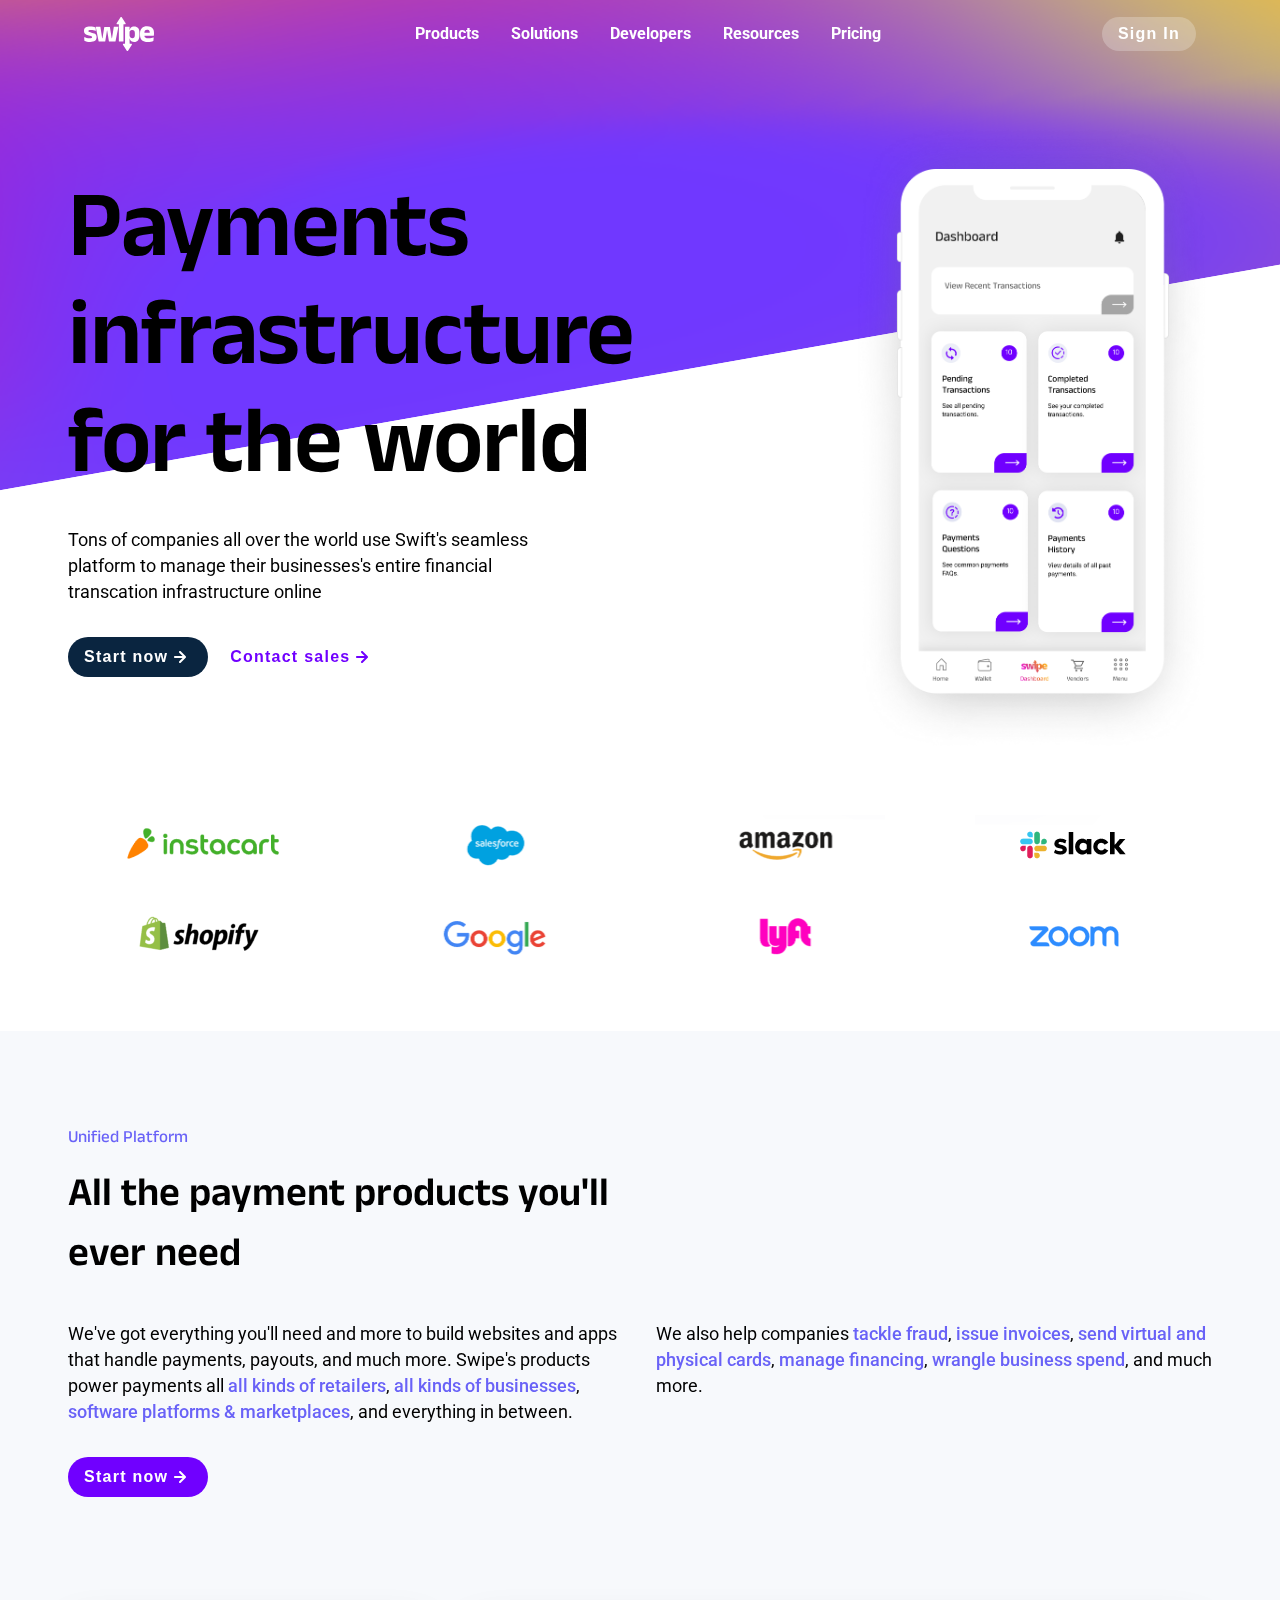
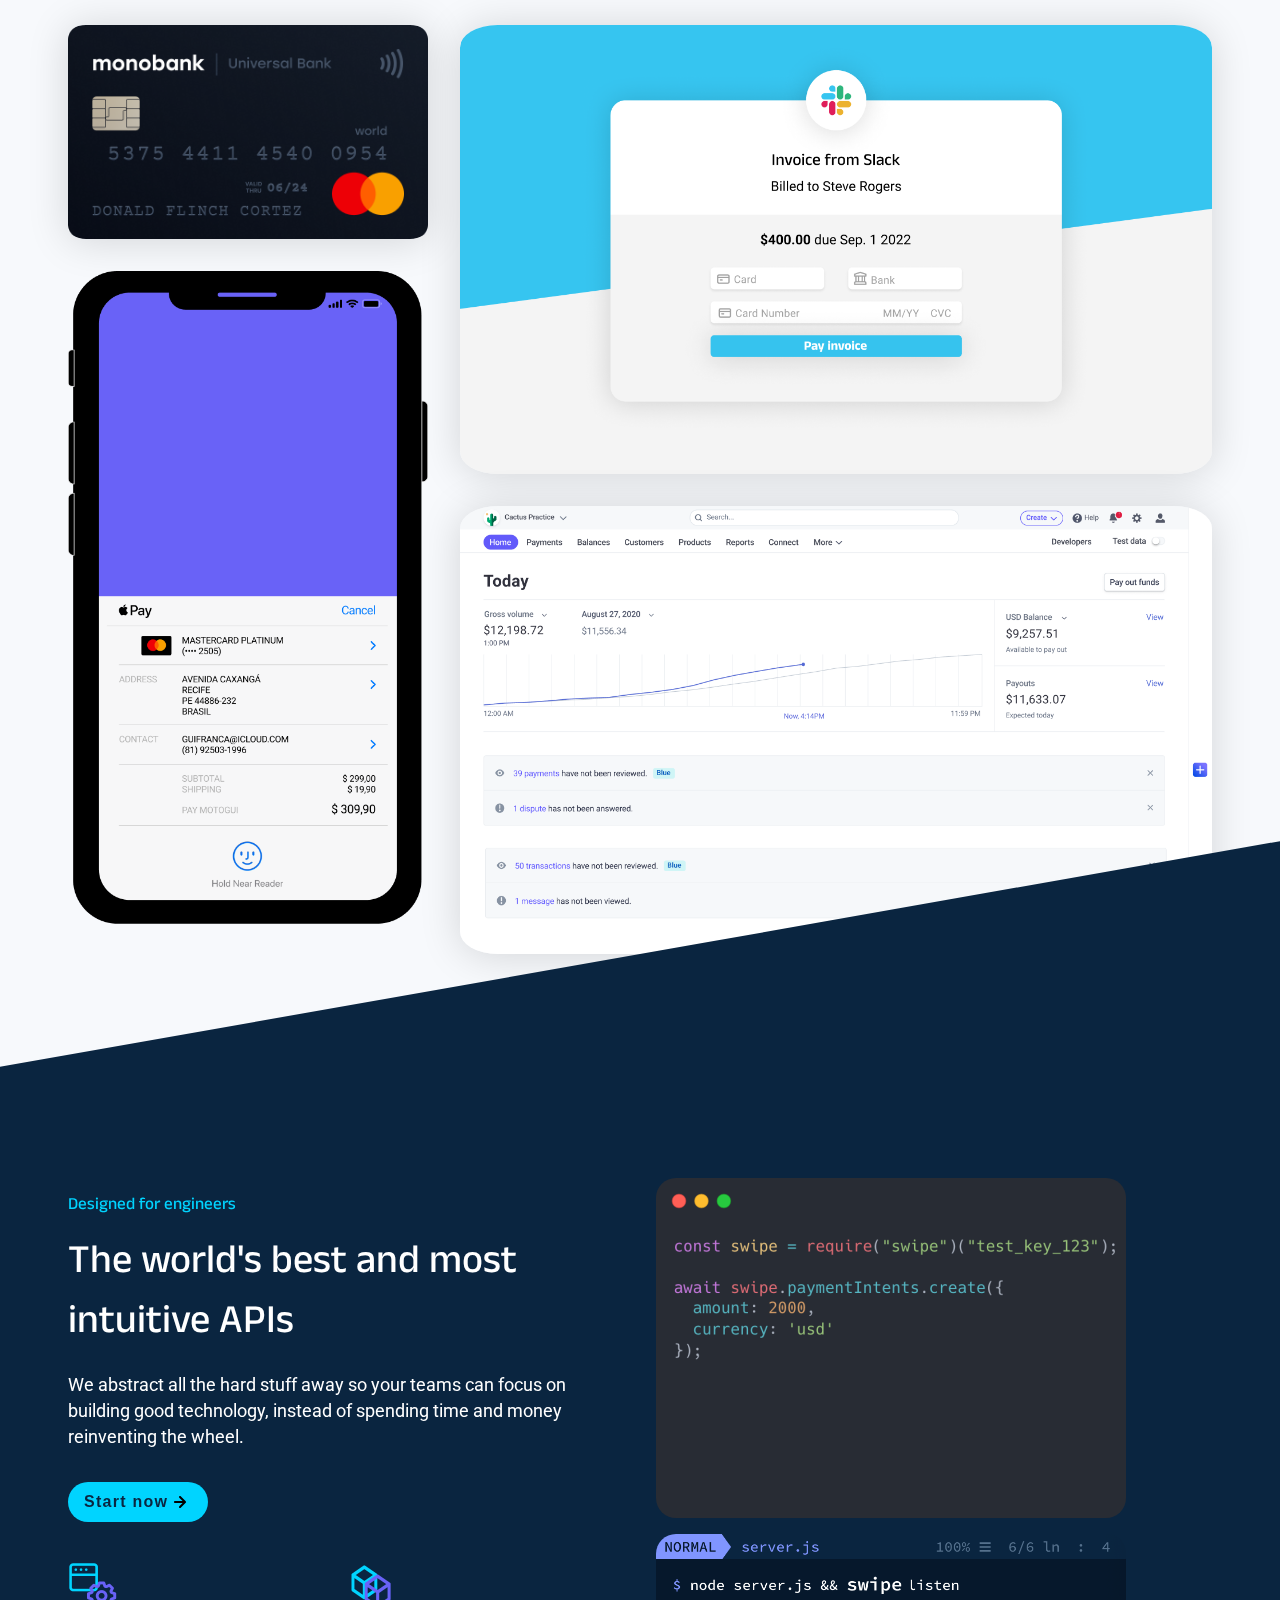
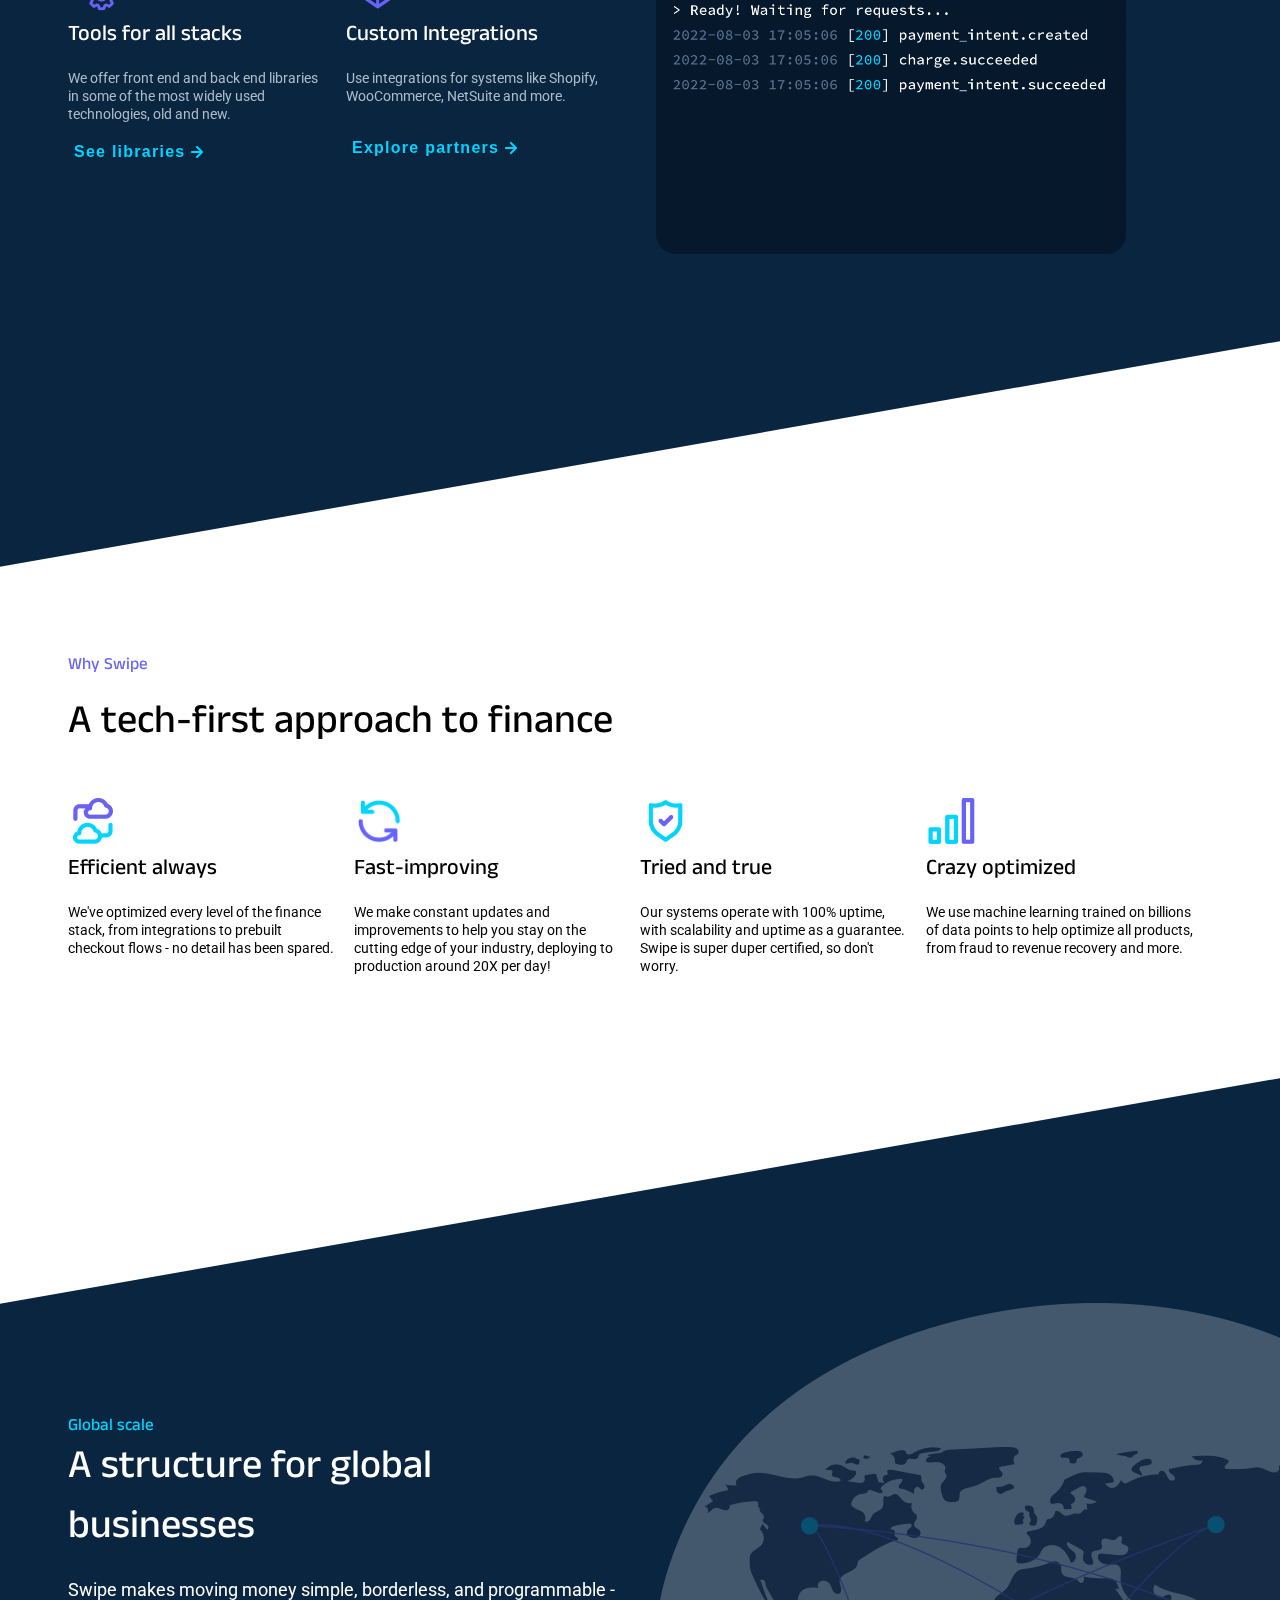
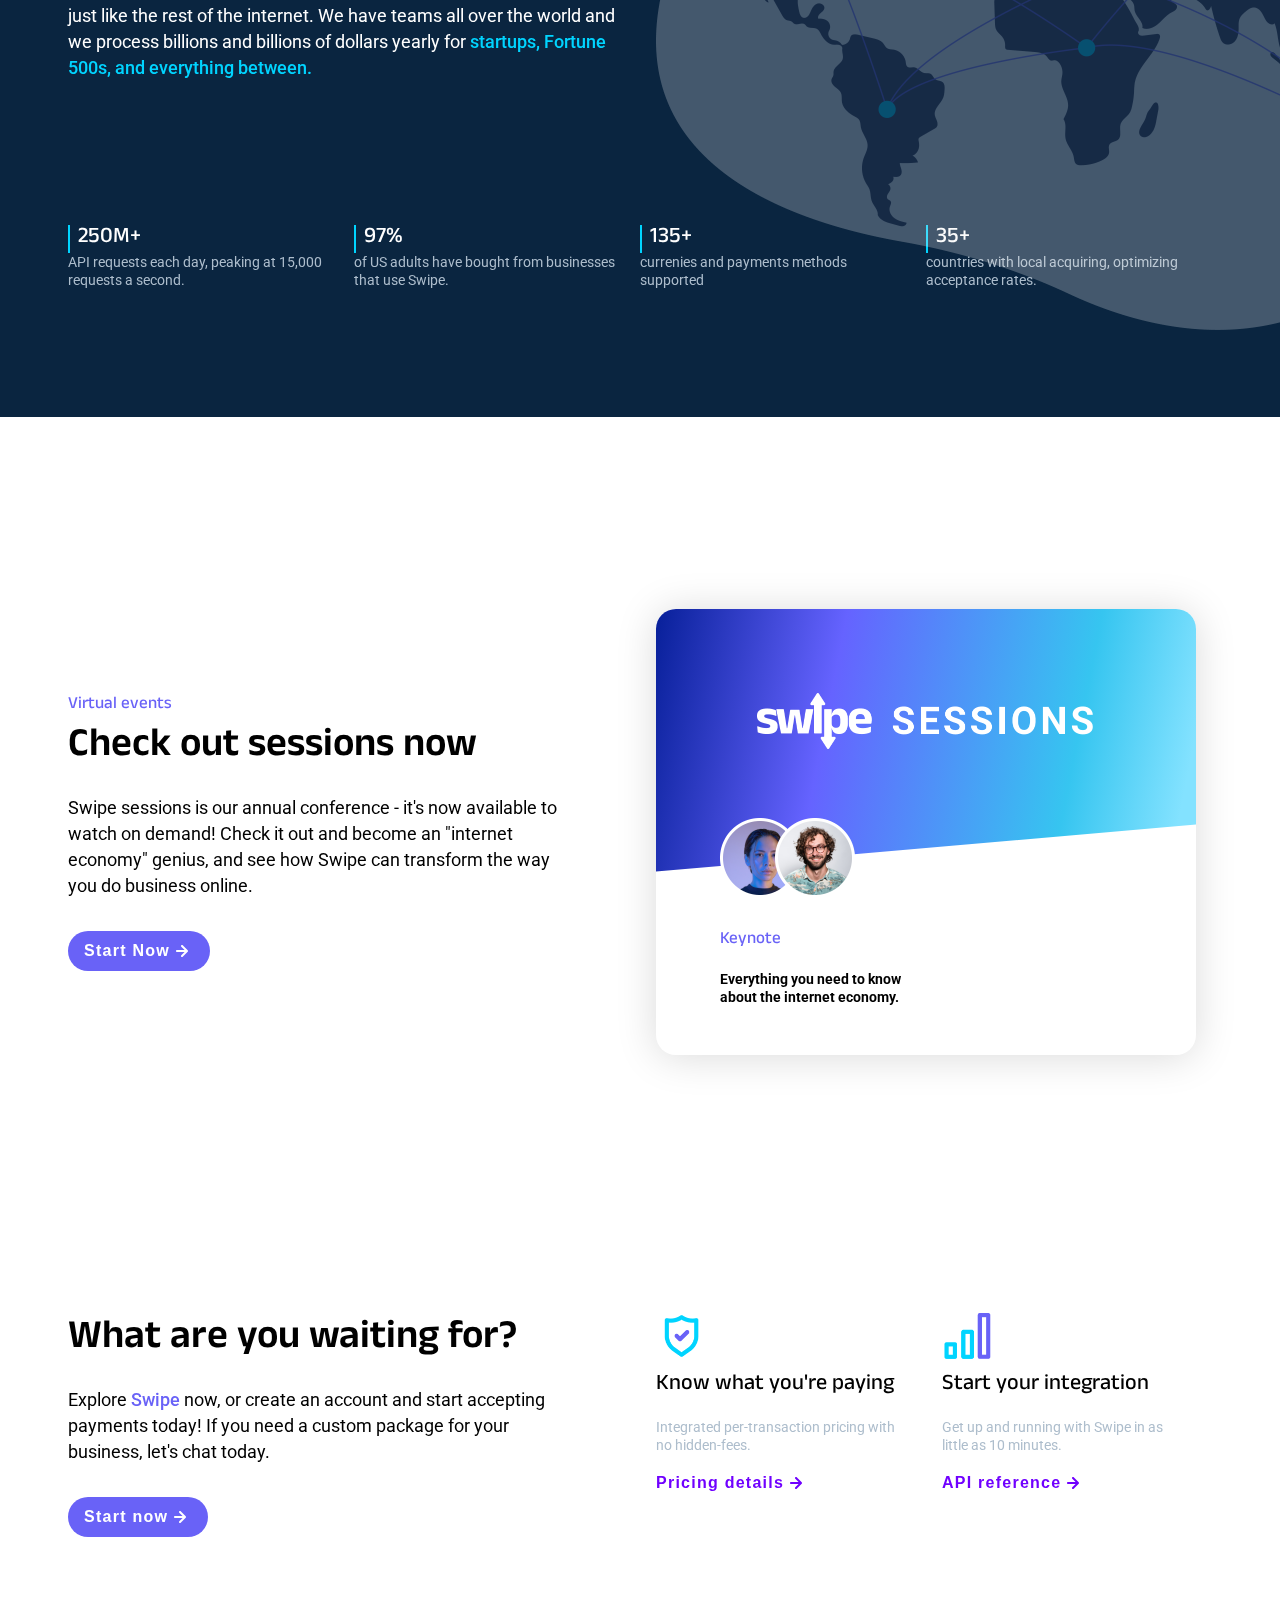
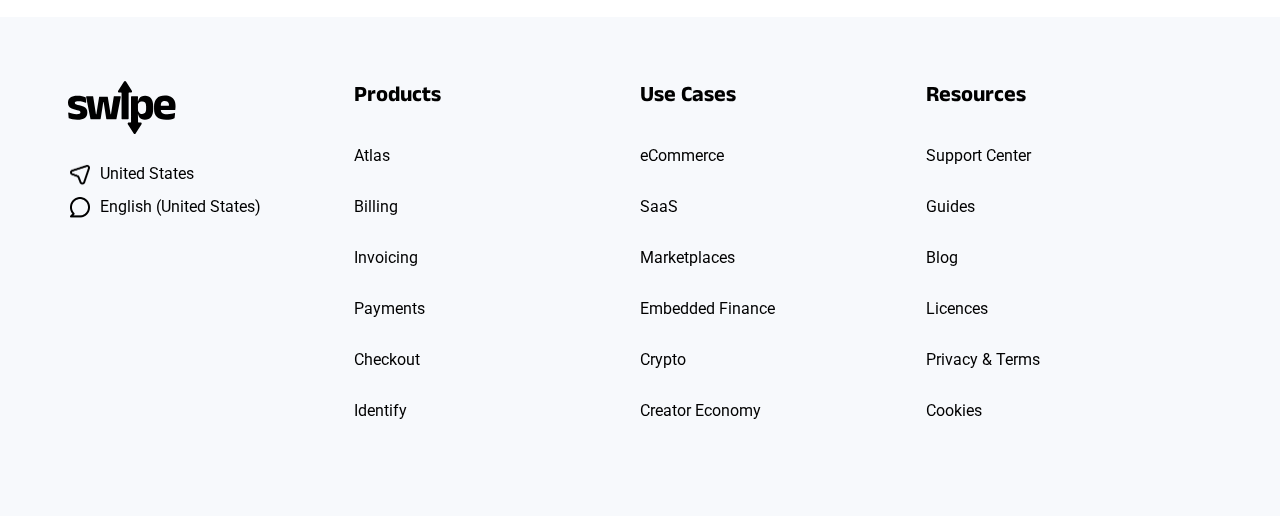
<file: index.html>
<!DOCTYPE html>
<html lang="en">
<head>
    <meta charset="UTF-8">
    <meta name="viewport" content="width=device-width, initial-scale=1.0">
    <title>Swipe</title>
    <link rel="stylesheet" href="style.css">
    <link rel="preconnect" href="https://fonts.googleapis.com">
    <link rel="preconnect" href="https://fonts.googleapis.com">
    <link rel="preconnect" href="https://fonts.gstatic.com" crossorigin>
<link href= "https://fonts.googleapis.com/css2?family=Anek+Telugu:wght@100..800&family=Roboto:ital,wght@0,100;0,300;0,400;0,500;0,700;0,900;1,100;1,300;1,400;1,500;1,700;1,900&display=swap" rel="stylesheet">
</head>
<body>


    <!-- NAVBAR -->
    <nav class="navbar">
        <img src="assets\logo-white.svg" alt="Swipe, inc.">
        <ul class="menu">
            <li><a href="#">Products</a></li>
            <li><a href="#">Solutions</a></li>
            <li><a href="#">Developers</a></li>
            <li><a href="#">Resources</a></li>
            <li><a href="#">Pricing</a></li>
        </ul>
        <div class="hamburger-button">
            <div class="bar"></div>
            <div class="bar"></div>
            <div class="bar"></div>
        </div>
        <button class="primary-button navbar-button">Sign In</button>
    </nav>

 <main>

    <!-- GRADIENT BACKGROUND -->

    <canvas id="gradient-canvas"></canvas>

    <!-- HERO SECTION -->

    <div class="hero">
        <div class="section-container two-column">
            <div class="col-left">
                <h1>Payments infrastructure for the world</h1>
                <p>Tons of companies all over the world use Swift's seamless platform to manage their businesses's entire financial transcation infrastructure online</p>
                <div class="button-container">
                    <button class="primary-button with-icon">
                        Start now <img src="assets\arrow-right-light.svg" alt="">
                    </button>
                    <button class="secondary-button with-icon">
                        Contact sales <img src="assets\arrow-right-purple.svg" alt="">
                    </button>
                </div>
            </div>
            <div class="col-right hero-phone-container">
                <img class="hero-phone" src="assets\hero-phone.png" alt="">
            </div>
        </div>
    </div>


    <!-- PARTNERS SECTION -->

    <div class="partners-section">
        <div class="section-container">
            <div class="partners-grid">
                <img src="assets\instacart.png" alt="Instacart">
                <img src="assets\salesforce.png" alt="Salesforce">
                <img src="assets\amazon.png" alt="Amazon">
                <img src="assets\slack.png" alt="Slack">
                <img src="assets\shopify.png" alt="Shopify">
                <img src="assets\google.png" alt="Google">
                <img src="assets\lyft.png" alt="Lyft">
                <img src="assets\zoom.png" alt="Zoom">
            </div>
        </div>
    </div>


    <!-- UNIFIED PLATFORM SECTION -->

    <div class="unified-platform-section">
      <div class="section-container">
        <p class="subtitle">Unified Platform</p>
        <h2>All the payment products you'll ever need</h2>
        <div class="two-column">
            <div class="col-left">
              <p>We've got everything you'll need and more to build websites and apps that handle payments, payouts, and much more. Swipe's products power payments all
                <a href="#">all kinds of retailers</a>, <a href="#">all kinds of businesses</a>, <a href="#">software platforms & marketplaces</a>,
                and everything in between.
              </p>
            </div>
            <div class="col-right">
              <p>We also help companies <a href="#">tackle fraud</a>, <a href="#">issue invoices</a>, <a href="#">send virtual and physical cards</a>, <a href="#">
              manage financing</a>, <a href="#">wrangle business spend</a>, and much more.</p>
            </div>
        </div>
        <button class="primary-button with-icon">
            Start now <img src="assets\arrow-right-light.svg" alt="">
        </button>
      </div>
    </div>


    <!-- GRAPHIC SECTION -->

    <div class="graphic-section">
        <div class="section-container">
            <div class="graphic-grid">
                <img id="credit-card" src="assets/credit-card.png" alt="">
                <img id="slack-invoice" src="assets/slack-invoice.png" alt="">
                <img id="phone" src="assets/phone.png" alt="">
                <img id="dash" src="assets/dash.png" alt="">
                </div>
        </div>
    </div>


    <!-- INTEGRATIONS SECTION -->

     <div class="integrations-section">
        <div class="section-container two-column">
            <div class="col-left">
                <p class="subtitle2">Designed for engineers</p>
                <h2>The world's best and most intuitive APIs</h2>
                <p>We abstract all the hard stuff away so your teams can focus on building good technology,
                    instead of spending time and money reinventing the wheel.</p>
                <button class="primary-button with-icon">Start now <img src="assets/arrow-right-dark.svg" alt=""></button>

                <div class="card-container">
                    <div class="card">
                        <img class="icon" src="assets/tools-icon.png" alt="">
                        <h3>Tools for all stacks</h3>
                        <p class="secondary-text">We offer front end and back end libraries in some of the most widely used technologies, old and new.</p>
                        <button class="secondary-button with-icon"> See libraries <img src="assets/arrow-right-blue.svg" alt=""></button>
                    </div>
                    <div class="card">
                        <img class="icon" src="assets/cube-icon.png" alt="">
                        <h3>Custom Integrations</h3>
                        <p class="secondary-text">Use integrations for systems like Shopify, WooCommerce, NetSuite and more.</p>
                        <span id="shush">shushshushshuhshsuhushsuhshsuhu</span>
                        <button class="secondary-button with-icon"> Explore partners <img src="assets/arrow-right-blue.svg" alt=""></button>
                    </div>
                </div>
            </div>
        
            <div class="col-right">
                <img id="api-code" src="assets/api-code.png" alt="">
                <img id="terminal-code" src="assets/terminal-code.png" alt="">
            </div>
        </div>
     </div>


     <!-- WHY SWIPE SECTION -->

     <div class="why-swipe-section">
        <div class="section-container">
            <p class="subtitle">Why Swipe</p>
            <h2>A tech-first approach to finance</h2>
            <div class="card-container">
                <div class="card">
                    <img class="icon" src="assets/cloud-icon.png" alt="">
                    <h3>Efficient always</h3>
                    <p class="secondary-text">We've optimized every level of the finance stack, from integrations to prebuilt checkout flows - no detail has been spared.</p>
                </div>
                <div class="card">
                    <img class="icon" src="assets/cycle-icon.png" alt="">
                    <h3>Fast-improving</h3>
                    <p class="secondary-text">We make constant updates and improvements to help you stay on the cutting edge of your industry, deploying to production around 20X per day!</p>
                </div>
                <div class="card">
                    <img class="icon" src="assets/shield-icon.png" alt="">
                    <h3>Tried and true</h3>
                    <p class="secondary-text">Our systems operate with 100% uptime, with scalability and uptime as a guarantee. Swipe is super duper certified, so don't worry.</p>
                </div>
                <div class="card">
                    <img class="icon" src="assets/bars-icon.png" alt="">
                    <h3>Crazy optimized</h3>
                    <p class="secondary-text">We use machine learning trained on billions of data points to help optimize all products, from fraud to revenue recovery and more.</p>
                </div>
            </div>
        </div>
     </div>

     <!-- GLOBAL SECTION -->

     <div class="global-section">
        <div class="section-container">
            <div class="two-column">
                <div class="col-left">
                    <div class="subtitle2">Global scale</div>
                    <h2>A structure for global businesses</h2>
                    <p>Swipe makes moving money simple, borderless, and programmable - just like the rest of the internet. We have teams all over the world and we
                        process billions and billions of dollars yearly for <a href="#">startups, Fortune 500s, and everything between.</a></p>
                </div>
                <div class="col-right">
                    <img id="globe" src="assets/global-graphic.png" alt="">
                </div>
            </div>
            <div class="card-container">
                <div class="card">
                     <h3>250M+</h3>
                    <div class="secondary-text">API requests each day, peaking at 15,000 requests a second.</div>
                </div>
                <div class="card">
                    <h3>97%</h3>
                    <div class="secondary-text">of US adults have bought from businesses that use Swipe.</div>
                </div>
                <div class="card">
                    <h3>135+</h3>
                    <div class="secondary-text">currenies and payments methods supported</div>
                </div>
                <div class="card">
                    <h3>35+</h3>
                    <div class="secondary-text">countries with local acquiring, optimizing acceptance rates.</div>
                </div>
            </div>
        </div>
     </div>

     <!-- VIRTUAL EVENTS SECTION -->

     <div class="virtual-events-section">
        <div class="section-container two-column">
                <div class="col-left">
                    <div class="subtitle">Virtual events</div>
                    <h2>Check out sessions now</h2>
                    <p>Swipe sessions is our annual conference - it's now available to watch on demand! Check it out and become an "internet economy" genius,
                    and see how Swipe can transform the way you do business online.</p>
                    <button class="primary-button with-icon">Start Now <img src="assets/arrow-right-light.svg" alt=""></button>
                </div>
                <div class="col-right">
                    <div class="swipe-sessions-card">
                        <div class="card-top">
                            <img id="sessions-logo" src="assets/swipe-sessions.png" alt="">
                            <div class="avatars">
                                <img src="assets/avatar1.png" alt="">
                                <img src="assets/avatar2.png" alt="">
                            </div>
                        </div>
                        <div class="card-bottom">
                            <div class="card-content">
                                <p class="subtitle">Keynote</p>
                                <p class="secondary-text">Everything you need to know about the internet economy.</p>
                            </div>
                        </div>
                    </div>
                </div>
        </div>
     </div>

     <!-- GETTING STARTED SECTION -->

     <div class="getting-started-section">
        <div class="section-container two-column">
            <div class="col-left">
                <h2>What are you waiting for?</h2>
                <p>Explore <a href="#">Swipe</a> now, or create an account and start accepting payments today! If you need a custom package for your business, let's chat today.</p>
                <button class="primary-button with-icon">Start now <img src="assets/arrow-right-light.svg" alt=""> </button>
            </div>
            <div class="col-right">
                <div class="card">
                    <img class="icon" src="assets/shield-icon.png" alt="">
                    <h3>Know what you're paying</h3>
                    <p class="secondary-text">Integrated per-transaction pricing with no hidden-fees.</p>
                    <button class="secondary-button with-icon">Pricing details <img src="assets/arrow-right-purple.svg" alt=""></button>
                </div>
                <div class="card">
                    <img class="icon" src="assets/bars-icon.png" alt="">
                    <h3>Start your integration</h3>
                    <p class="secondary-text">Get up and running with Swipe in as little as 10 minutes.</p>
                    <button class="secondary-button with-icon">API reference <img src="assets/arrow-right-purple.svg" alt=""></button>
                </div>
            </div>
        </div>
     </div>

     <!-- FOOTER -->

     <footer class="footer">
        <div class="section-container">
            <div class="col">
                <img id="footer-logo" src="assets/logo-dark.svg" alt="">
                <div class="icon-link">
                    <img src="assets/location-icon.png" alt="">
                    <a href="#">United States</a>
                </div>
                <div class="icon-link">
                    <img src="assets/comment-icon.png" alt="">
                    <a href="#">English (United States)</a>
                </div>
            </div>
            <div class="col">
                <h3>Products</h3>
                <ul>
                    <li><a href="#">Atlas</a></li>
                    <li><a href="#">Billing</a></li>
                    <li><a href="#">Invoicing</a></li>
                    <li><a href="#">Payments</a></li>
                    <li><a href="#">Checkout</a></li>
                    <li><a href="#">Identify</a></li>
                </ul>
            </div>
            <div class="col">
                <h3>Use Cases</h3>
                <ul>
                    <li><a href="#">eCommerce</a></li>
                    <li><a href="#">SaaS</a></li>
                    <li><a href="#">Marketplaces</a></li>
                    <li><a href="#">Embedded Finance</a></li>
                    <li><a href="#">Crypto</a></li>
                    <li><a href="#">Creator Economy</a></li>
                </ul>
            </div>
            <div class="col">
                <h3>Resources</h3>
                <ul>
                    <li><a href="#">Support Center</a></li>
                    <li><a href="#">Guides</a></li>
                    <li><a href="#">Blog</a></li>
                    <li><a href="#">Licences</a></li>
                    <li><a href="#">Privacy & Terms</a></li>
                    <li><a href="#">Cookies</a></li>
                </ul>
            </div>
        </div>
     </footer>

 </main>
 <script src="app.js"></script>
</body>
</html>
</file>
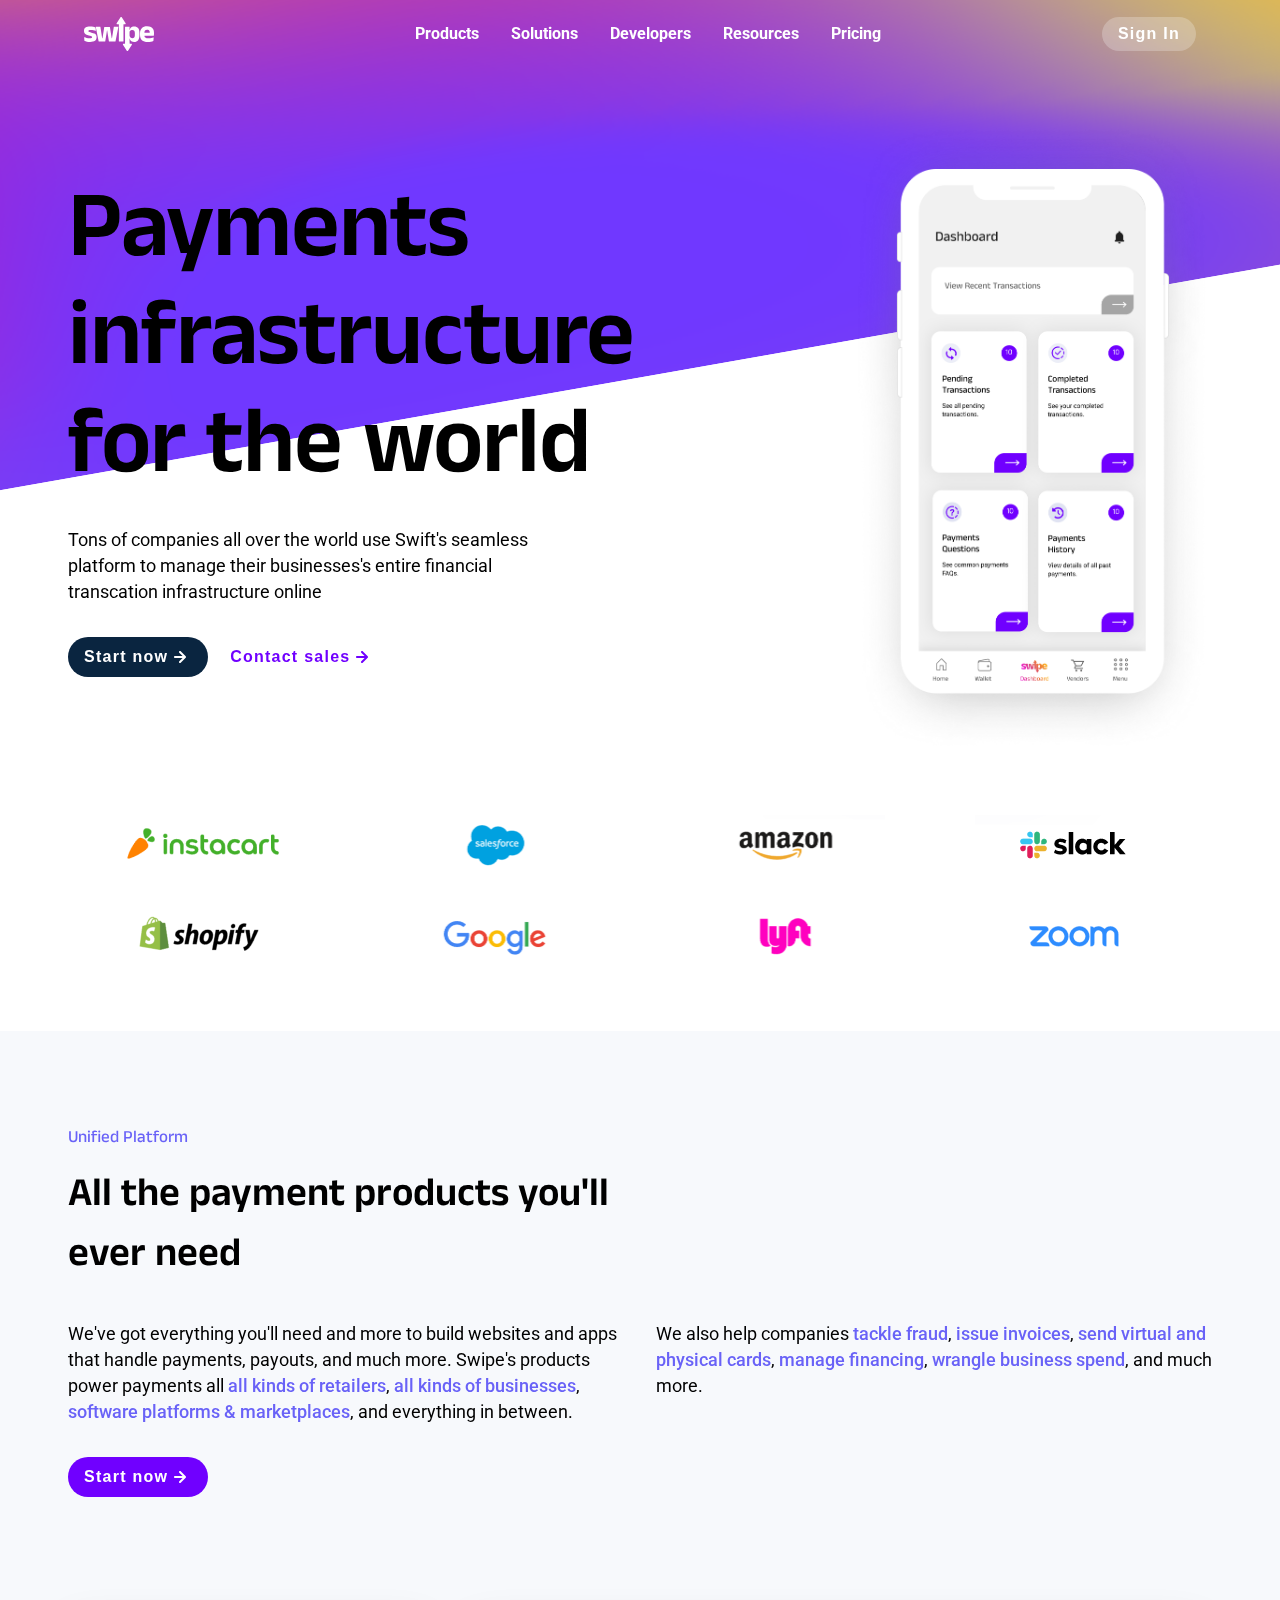
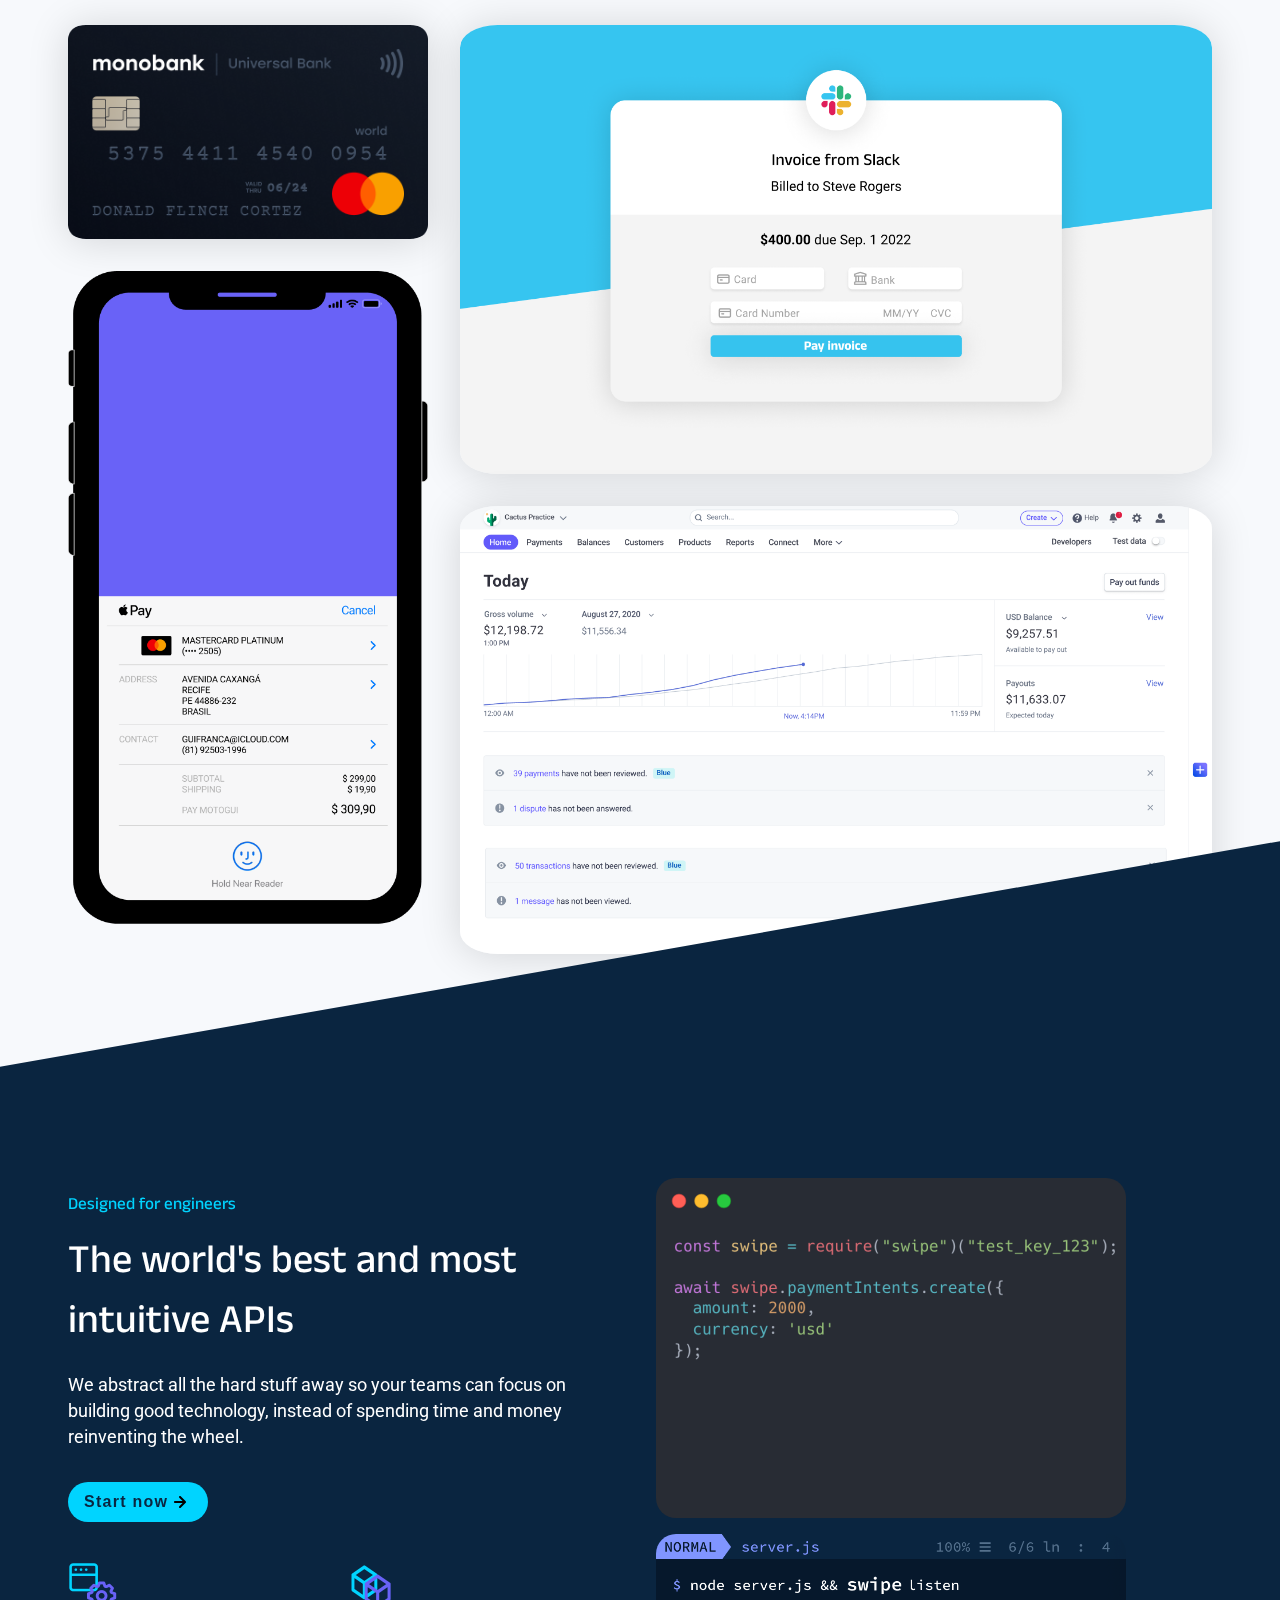
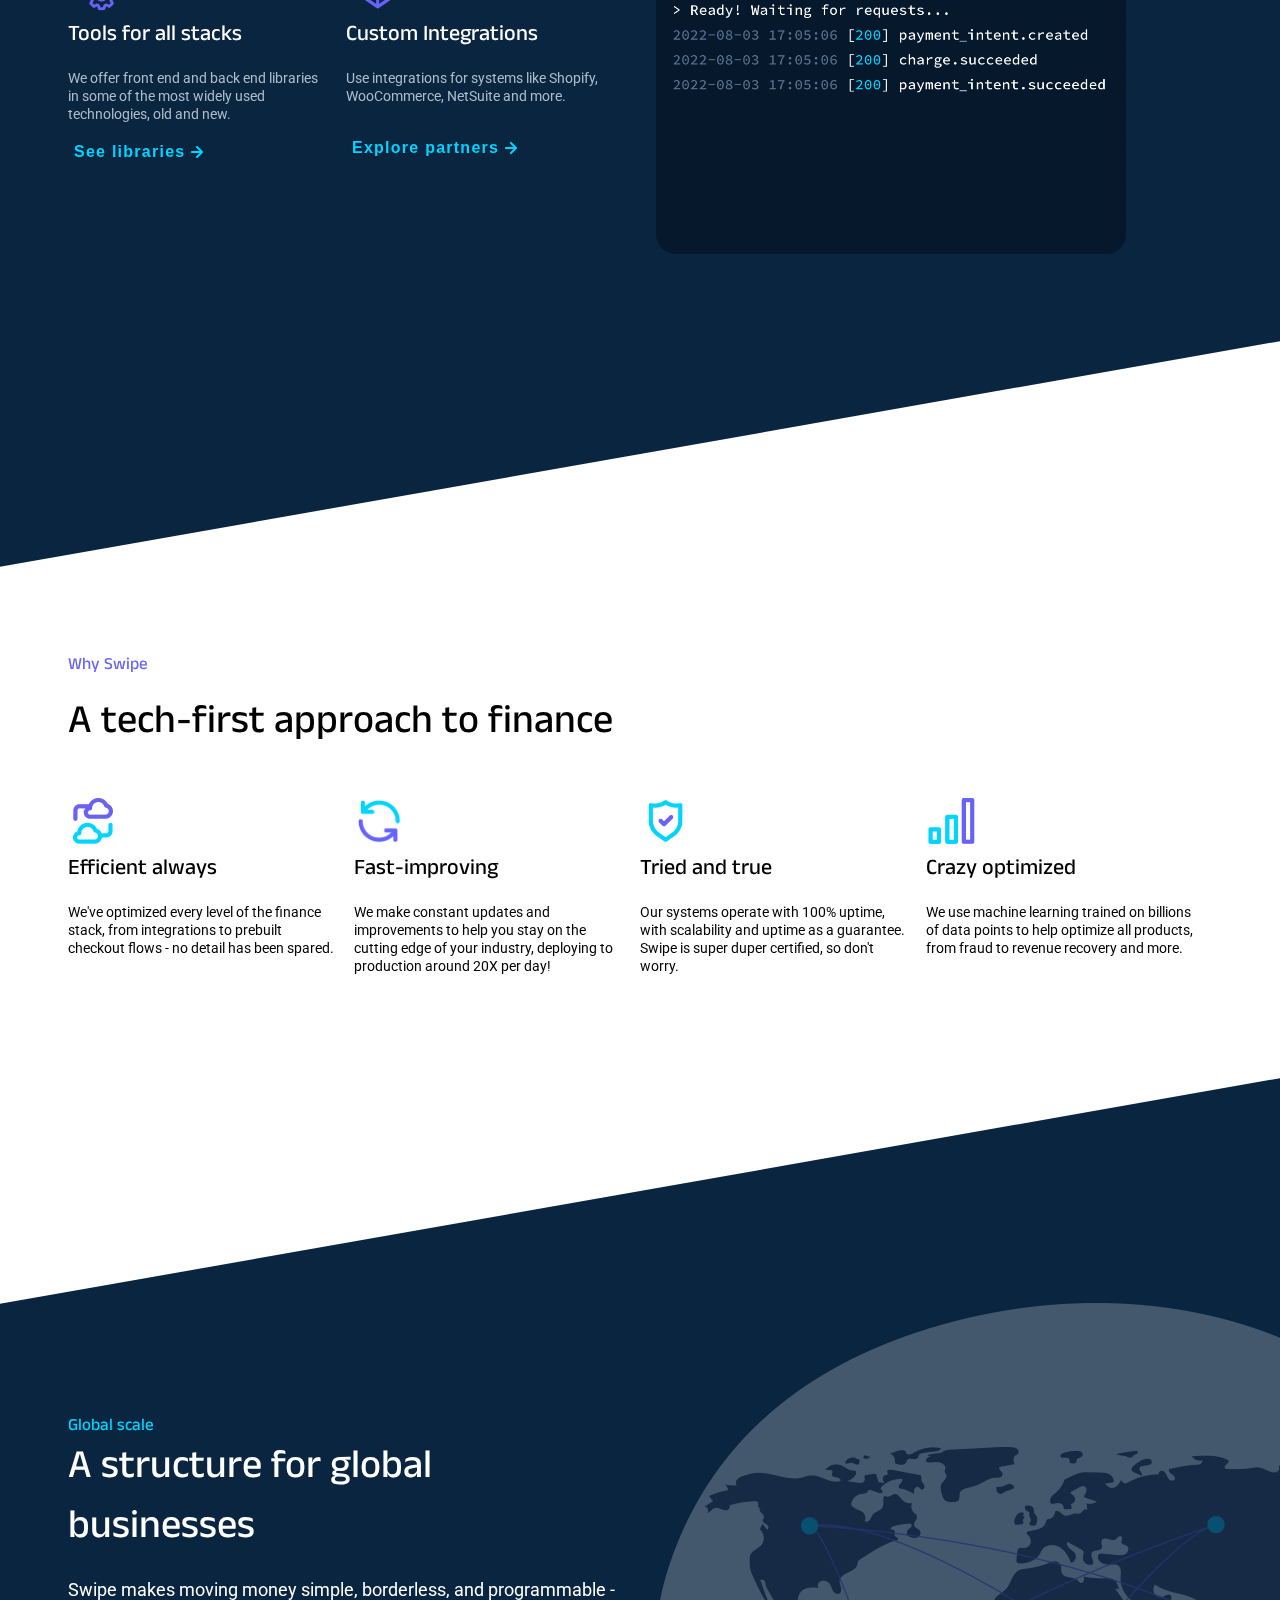
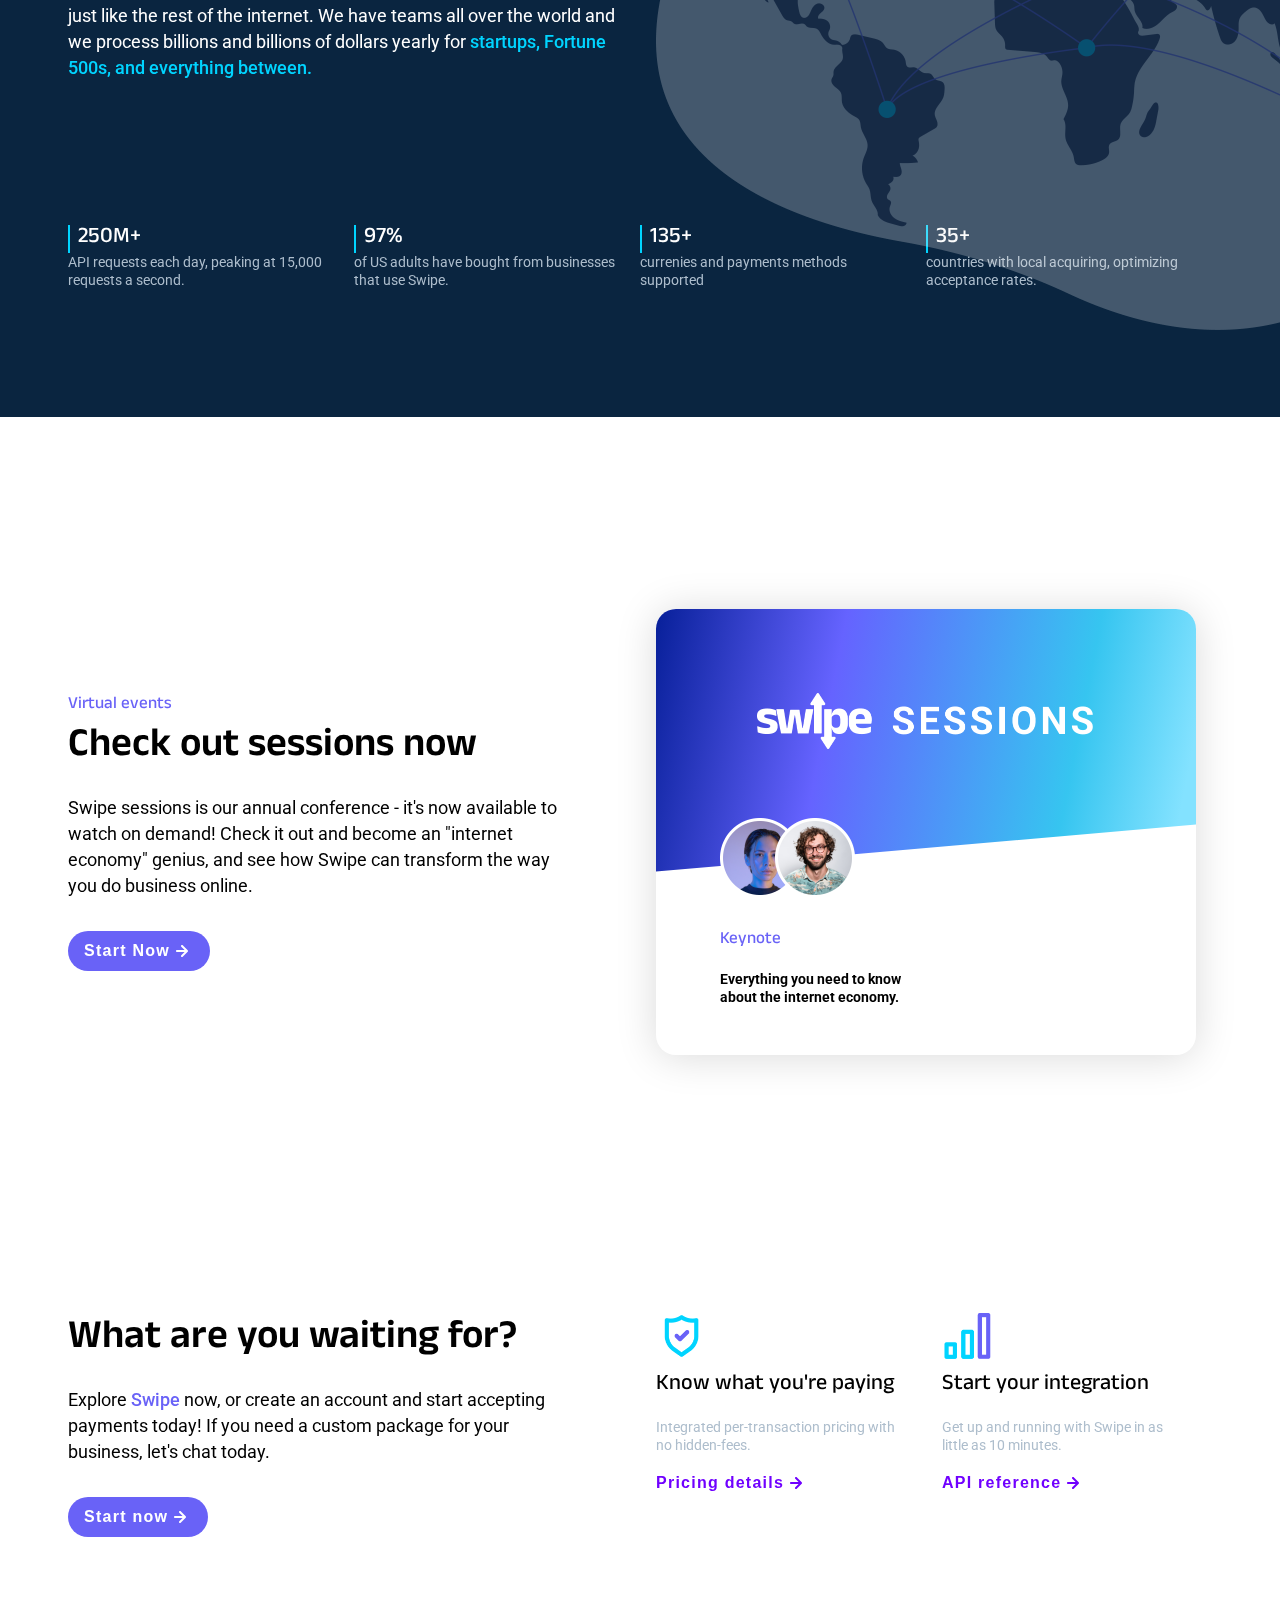
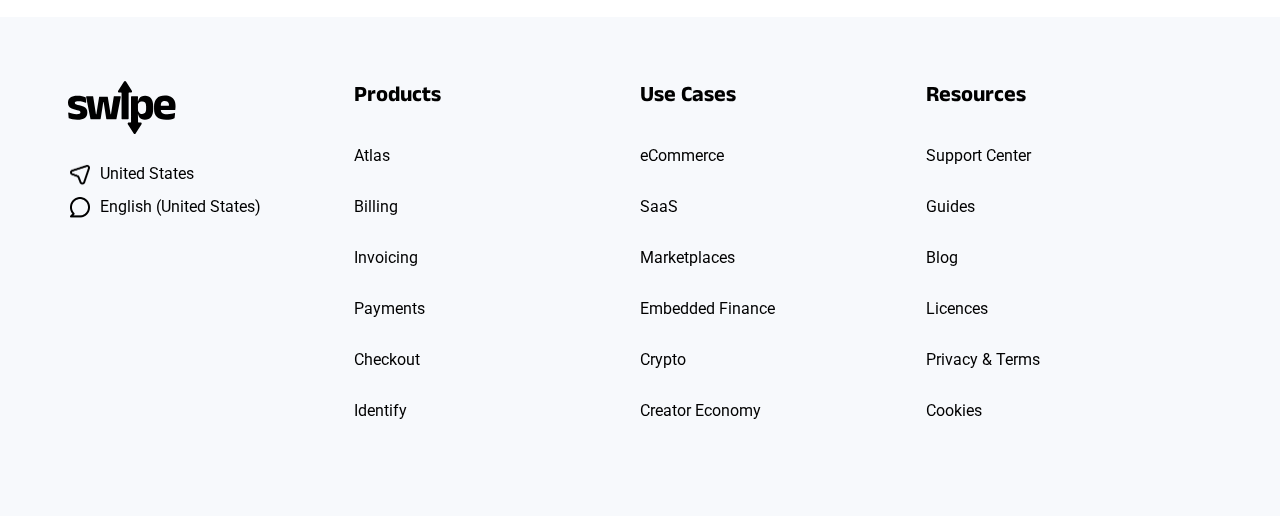
<file: Swipe.html>
<!DOCTYPE html>
<html lang="en">
<head>
    <meta charset="UTF-8">
    <meta name="viewport" content="width=device-width, initial-scale=1.0">
    <title>Swipe</title>
    <link rel="stylesheet" href="swipe.css">
    <link rel="preconnect" href="https://fonts.googleapis.com">
    <link rel="preconnect" href="https://fonts.googleapis.com">
    <link rel="preconnect" href="https://fonts.gstatic.com" crossorigin>
<link href= "https://fonts.googleapis.com/css2?family=Anek+Telugu:wght@100..800&family=Roboto:ital,wght@0,100;0,300;0,400;0,500;0,700;0,900;1,100;1,300;1,400;1,500;1,700;1,900&display=swap" rel="stylesheet">
</head>
<body>


    <!-- NAVBAR -->
    <nav class="navbar">
        <img src="assets\logo-white.svg" alt="Swipe, inc.">
        <ul class="menu">
            <li><a href="#">Products</a></li>
            <li><a href="#">Solutions</a></li>
            <li><a href="#">Developers</a></li>
            <li><a href="#">Resources</a></li>
            <li><a href="#">Pricing</a></li>
        </ul>
        <div class="hamburger-button">
            <div class="bar"></div>
            <div class="bar"></div>
            <div class="bar"></div>
        </div>
        <button class="primary-button navbar-button">Sign In</button>
    </nav>

 <main>

    <!-- GRADIENT BACKGROUND -->

    <canvas id="gradient-canvas"></canvas>

    <!-- HERO SECTION -->

    <div class="hero">
        <div class="section-container two-column">
            <div class="col-left">
                <h1>Payments infrastructure for the world</h1>
                <p>Tons of companies all over the world use Swift's seamless platform to manage their businesses's entire financial transcation infrastructure online</p>
                <div class="button-container">
                    <button class="primary-button with-icon">
                        Start now <img src="assets\arrow-right-light.svg" alt="">
                    </button>
                    <button class="secondary-button with-icon">
                        Contact sales <img src="assets\arrow-right-purple.svg" alt="">
                    </button>
                </div>
            </div>
            <div class="col-right hero-phone-container">
                <img class="hero-phone" src="assets\hero-phone.png" alt="">
            </div>
        </div>
    </div>


    <!-- PARTNERS SECTION -->

    <div class="partners-section">
        <div class="section-container">
            <div class="partners-grid">
                <img src="assets\instacart.png" alt="Instacart">
                <img src="assets\salesforce.png" alt="Salesforce">
                <img src="assets\amazon.png" alt="Amazon">
                <img src="assets\slack.png" alt="Slack">
                <img src="assets\shopify.png" alt="Shopify">
                <img src="assets\google.png" alt="Google">
                <img src="assets\lyft.png" alt="Lyft">
                <img src="assets\zoom.png" alt="Zoom">
            </div>
        </div>
    </div>


    <!-- UNIFIED PLATFORM SECTION -->

    <div class="unified-platform-section">
      <div class="section-container">
        <p class="subtitle">Unified Platform</p>
        <h2>All the payment products you'll ever need</h2>
        <div class="two-column">
            <div class="col-left">
              <p>We've got everything you'll need and more to build websites and apps that handle payments, payouts, and much more. Swipe's products power payments all
                <a href="#">all kinds of retailers</a>, <a href="#">all kinds of businesses</a>, <a href="#">software platforms & marketplaces</a>,
                and everything in between.
              </p>
            </div>
            <div class="col-right">
              <p>We also help companies <a href="#">tackle fraud</a>, <a href="#">issue invoices</a>, <a href="#">send virtual and physical cards</a>, <a href="#">
              manage financing</a>, <a href="#">wrangle business spend</a>, and much more.</p>
            </div>
        </div>
        <button class="primary-button with-icon">
            Start now <img src="assets\arrow-right-light.svg" alt="">
        </button>
      </div>
    </div>


    <!-- GRAPHIC SECTION -->

    <div class="graphic-section">
        <div class="section-container">
            <div class="graphic-grid">
                <img id="credit-card" src="assets/credit-card.png" alt="">
                <img id="slack-invoice" src="assets/slack-invoice.png" alt="">
                <img id="phone" src="assets/phone.png" alt="">
                <img id="dash" src="assets/dash.png" alt="">
                </div>
        </div>
    </div>


    <!-- INTEGRATIONS SECTION -->

     <div class="integrations-section">
        <div class="section-container two-column">
            <div class="col-left">
                <p class="subtitle2">Designed for engineers</p>
                <h2>The world's best and most intuitive APIs</h2>
                <p>We abstract all the hard stuff away so your teams can focus on building good technology,
                    instead of spending time and money reinventing the wheel.</p>
                <button class="primary-button with-icon">Start now <img src="assets/arrow-right-dark.svg" alt=""></button>

                <div class="card-container">
                    <div class="card">
                        <img class="icon" src="assets/tools-icon.png" alt="">
                        <h3>Tools for all stacks</h3>
                        <p class="secondary-text">We offer front end and back end libraries in some of the most widely used technologies, old and new.</p>
                        <button class="secondary-button with-icon"> See libraries <img src="assets/arrow-right-blue.svg" alt=""></button>
                    </div>
                    <div class="card">
                        <img class="icon" src="assets/cube-icon.png" alt="">
                        <h3>Custom Integrations</h3>
                        <p class="secondary-text">Use integrations for systems like Shopify, WooCommerce, NetSuite and more.</p>
                        <span id="shush">shushshushshuhshsuhushsuhshsuhu</span>
                        <button class="secondary-button with-icon"> Explore partners <img src="assets/arrow-right-blue.svg" alt=""></button>
                    </div>
                </div>
            </div>
        
            <div class="col-right">
                <img id="api-code" src="assets/api-code.png" alt="">
                <img id="terminal-code" src="assets/terminal-code.png" alt="">
            </div>
        </div>
     </div>


     <!-- WHY SWIPE SECTION -->

     <div class="why-swipe-section">
        <div class="section-container">
            <p class="subtitle">Why Swipe</p>
            <h2>A tech-first approach to finance</h2>
            <div class="card-container">
                <div class="card">
                    <img class="icon" src="assets/cloud-icon.png" alt="">
                    <h3>Efficient always</h3>
                    <p class="secondary-text">We've optimized every level of the finance stack, from integrations to prebuilt checkout flows - no detail has been spared.</p>
                </div>
                <div class="card">
                    <img class="icon" src="assets/cycle-icon.png" alt="">
                    <h3>Fast-improving</h3>
                    <p class="secondary-text">We make constant updates and improvements to help you stay on the cutting edge of your industry, deploying to production around 20X per day!</p>
                </div>
                <div class="card">
                    <img class="icon" src="assets/shield-icon.png" alt="">
                    <h3>Tried and true</h3>
                    <p class="secondary-text">Our systems operate with 100% uptime, with scalability and uptime as a guarantee. Swipe is super duper certified, so don't worry.</p>
                </div>
                <div class="card">
                    <img class="icon" src="assets/bars-icon.png" alt="">
                    <h3>Crazy optimized</h3>
                    <p class="secondary-text">We use machine learning trained on billions of data points to help optimize all products, from fraud to revenue recovery and more.</p>
                </div>
            </div>
        </div>
     </div>

     <!-- GLOBAL SECTION -->

     <div class="global-section">
        <div class="section-container">
            <div class="two-column">
                <div class="col-left">
                    <div class="subtitle2">Global scale</div>
                    <h2>A structure for global businesses</h2>
                    <p>Swipe makes moving money simple, borderless, and programmable - just like the rest of the internet. We have teams all over the world and we
                        process billions and billions of dollars yearly for <a href="#">startups, Fortune 500s, and everything between.</a></p>
                </div>
                <div class="col-right">
                    <img id="globe" src="assets/global-graphic.png" alt="">
                </div>
            </div>
            <div class="card-container">
                <div class="card">
                     <h3>250M+</h3>
                    <div class="secondary-text">API requests each day, peaking at 15,000 requests a second.</div>
                </div>
                <div class="card">
                    <h3>97%</h3>
                    <div class="secondary-text">of US adults have bought from businesses that use Swipe.</div>
                </div>
                <div class="card">
                    <h3>135+</h3>
                    <div class="secondary-text">currenies and payments methods supported</div>
                </div>
                <div class="card">
                    <h3>35+</h3>
                    <div class="secondary-text">countries with local acquiring, optimizing acceptance rates.</div>
                </div>
            </div>
        </div>
     </div>

     <!-- VIRTUAL EVENTS SECTION -->

     <div class="virtual-events-section">
        <div class="section-container two-column">
                <div class="col-left">
                    <div class="subtitle">Virtual events</div>
                    <h2>Check out sessions now</h2>
                    <p>Swipe sessions is our annual conference - it's now available to watch on demand! Check it out and become an "internet economy" genius,
                    and see how Swipe can transform the way you do business online.</p>
                    <button class="primary-button with-icon">Start Now <img src="assets/arrow-right-light.svg" alt=""></button>
                </div>
                <div class="col-right">
                    <div class="swipe-sessions-card">
                        <div class="card-top">
                            <img id="sessions-logo" src="assets/swipe-sessions.png" alt="">
                            <div class="avatars">
                                <img src="assets/avatar1.png" alt="">
                                <img src="assets/avatar2.png" alt="">
                            </div>
                        </div>
                        <div class="card-bottom">
                            <div class="card-content">
                                <p class="subtitle">Keynote</p>
                                <p class="secondary-text">Everything you need to know about the internet economy.</p>
                            </div>
                        </div>
                    </div>
                </div>
        </div>
     </div>

     <!-- GETTING STARTED SECTION -->

     <div class="getting-started-section">
        <div class="section-container two-column">
            <div class="col-left">
                <h2>What are you waiting for?</h2>
                <p>Explore <a href="#">Swipe</a> now, or create an account and start accepting payments today! If you need a custom package for your business, let's chat today.</p>
                <button class="primary-button with-icon">Start now <img src="assets/arrow-right-light.svg" alt=""> </button>
            </div>
            <div class="col-right">
                <div class="card">
                    <img class="icon" src="assets/shield-icon.png" alt="">
                    <h3>Know what you're paying</h3>
                    <p class="secondary-text">Integrated per-transaction pricing with no hidden-fees.</p>
                    <button class="secondary-button with-icon">Pricing details <img src="assets/arrow-right-purple.svg" alt=""></button>
                </div>
                <div class="card">
                    <img class="icon" src="assets/bars-icon.png" alt="">
                    <h3>Start your integration</h3>
                    <p class="secondary-text">Get up and running with Swipe in as little as 10 minutes.</p>
                    <button class="secondary-button with-icon">API reference <img src="assets/arrow-right-purple.svg" alt=""></button>
                </div>
            </div>
        </div>
     </div>

     <!-- FOOTER -->

     <footer class="footer">
        <div class="section-container">
            <div class="col">
                <img id="footer-logo" src="assets/logo-dark.svg" alt="">
                <div class="icon-link">
                    <img src="assets/location-icon.png" alt="">
                    <a href="#">United States</a>
                </div>
                <div class="icon-link">
                    <img src="assets/comment-icon.png" alt="">
                    <a href="#">English (United States)</a>
                </div>
            </div>
            <div class="col">
                <h3>Products</h3>
                <ul>
                    <li><a href="#">Atlas</a></li>
                    <li><a href="#">Billing</a></li>
                    <li><a href="#">Invoicing</a></li>
                    <li><a href="#">Payments</a></li>
                    <li><a href="#">Checkout</a></li>
                    <li><a href="#">Identify</a></li>
                </ul>
            </div>
            <div class="col">
                <h3>Use Cases</h3>
                <ul>
                    <li><a href="#">eCommerce</a></li>
                    <li><a href="#">SaaS</a></li>
                    <li><a href="#">Marketplaces</a></li>
                    <li><a href="#">Embedded Finance</a></li>
                    <li><a href="#">Crypto</a></li>
                    <li><a href="#">Creator Economy</a></li>
                </ul>
            </div>
            <div class="col">
                <h3>Resources</h3>
                <ul>
                    <li><a href="#">Support Center</a></li>
                    <li><a href="#">Guides</a></li>
                    <li><a href="#">Blog</a></li>
                    <li><a href="#">Licences</a></li>
                    <li><a href="#">Privacy & Terms</a></li>
                    <li><a href="#">Cookies</a></li>
                </ul>
            </div>
        </div>
     </footer>

 </main>
 <script src="swipe.js"></script>
</body>
</html>
</file>
<file: style.css>
/*  --   VARIABLES  --   */

:root {
/* COLORS */
    --text-dark: #000;
    --text-light: #fff;
    --text-grey: #adbdcc;
    --purple-1: #6962f7;
    --purple-2: #7000ff;
    --blue-1: #00d4ff;
    --primary-accent: #0a2540;
    --primary-button-hover: #6d7aa9;
    --bg-white: #fff;
    --bg-light: #f7f9fc;

/* FONT STYLES */
   --body-font: "Roboto", sans-serif;
   --heading-font: "Anek Telugu", sans-serif;
      --h1-size: 94px;
      --h1-height: 108px;
    --h2-size: 50px;
    --h2-height: 75px;
      --h3-size: 40px;
    --h4-size: 32px;
      --h5-size: 28px;
    --h6-size: 22px;
      --subtitle-size: 17px;
      --subtitle-height: 26px;
    --p-size: 18px;
    --p-height: 26px;
      --secondary-text-size: 14px;
      --secondary-text-height: 18px;
    --btn-size: 16px;

/* SPACING */
    --spacing-sm: 8px;
    --spacing-md: 16px;
    --spacing-lg: 32px;
    --spacing-xl: 64px;

/* MEASUREMENTS / BOX SHADOWS / GRADIENTS */
    --standard-width: 1144px;
    --standard-box-shadow: 0px 2px 40px rgba(0, 0, 0, 0.15);
    --primary-gradient: linear-gradient(101.33deg, #08209a 0.76%, #6563ff 33.33%, #36c5f0 76.92%, #83e2ff 96.96%)
}


/* GENERAL ELEMENT STYLES */

#shush {
    color: var(--primary-accent);
    font-size: 12px
}

body {
    font-family: var(--body-font);
    color: var(--text-dark);
    width: 100%;
    margin: 0;
    box-sizing: border-box;
    padding: var(--spacing-sm) 0 0 0;
    display: flex;
    flex-direction: column;
    justify-content: space-between;
    align-items: center;
    background-color: var(--bg-white);
    overflow-x: hidden
}

h1 {
    font-family: var(--heading-font);
    font-weight: 600;
    font-size: var(--h1-size);
    line-height: var(--h1-height);
    margin: 0;
    width: 100%;
    letter-spacing: -1px
}

h2 {
    font-family: var(--heading-font);
    font-weight: 500;
    font-size: var(--h3-size);
    margin: 0;
    width: 100%
}


h3 {
    font-family: var(--heading-font);
    font-weight: 500;
    font-size: var(--h3-size);
    margin: 0;
    width: 100%
}

h4 {
    font-family: var(--heading-font);
    font-weight: 500;
    font-size: var(--h4-size);
    margin: 0;
    width: 100%;
    letter-spacing: 0.25px
}

h5 {
    font-family: var(--heading-font);
    font-weight: 500;
    font-size: var(--h5-size);
    margin: 0;
    width: 100%
}

h6 {
    font-family: var(--heading-font);
    font-weight: 500;
    font-size: var(--h6-size);
    margin: 0;
    width: 100%
}

a {
    font-weight: 500;
    text-decoration: none;
    color: var(--purple-1);
    transition: color 0.25s ease;
}

a:hover {
    color: var(--primary-accent)
}

.subtitle,
.subtitle2 {
    font-family: var(--heading-font);
    font-weight: 500;
    font-size: var(--subtitle-size);
    line-height: var(--subtitle-height);
    color: var(--purple-1);
}

.subtitle2 {
    color: var(--blue-1);
}

p {
    font-weight: 400;
    font-size: var(--p-size);
    margin: var(--spacing-md) 0;
    line-height: var(--p-height);
}


/* LAYOUT STYLES */

.section-container {
    width: 100%;
    max-width: var(--standard-width)
}

.two-column {
    width: 100%;
    box-sizing: border-box;
    display: flex;
    flex-direction: row;
    justify-content: center;
    align-items: flex-start
}

.two-column > .col-left {
    width: 50%;
    box-sizing: border-box;
    padding: 0 var(--spacing-md) 0 0;
    display: flex;
    flex-direction: column;
    justify-content: center;
    align-items: start
}

.two-column > .col-right {
    width: 50%;
    box-sizing: border-box;;
    padding: 0 0 0 var(--spacing-md);
    display: flex;
    flex-direction: column;
    justify-content: center;
    align-items: start
}


.card {
    display: flex;
    flex-direction: column;
    justify-content: flex-start;
    align-items: flex-start;
    padding: var(--spacing-sm) var(--spacing-md) var(--spacing-sm) 0
}

.card h3 {
    font-family: var(--heading-font);
    font-weight: 500;
    font-size: var(--h6-size);
    margin: 0;
    width: 100%
}

.card .icon {
    height: 50px;
    margin: 0 0 var(--spacing-sm) 0
}

.secondary-text {
    font-size: var(--secondary-text-size);
    line-height: var(--secondary-text-height);
    color: var(--text-grey);
    letter-spacing: normal;
}

.primary-button {
    font-size: var(--btn-size);
    letter-spacing: 1.25px;
    font-weight: bold;
    border-radius: 20px;
    background-color: var(--primary-accent);
    color: var(--text-light);
    border: none;
    padding: var(--spacing-sm) var(--spacing-md);
    cursor: pointer;
    transition: all 0.15s ease
}

.primary-button:hover {
    background-color: var(--primary-button-hover);
}

.secondary-button {
    font-size: var(--btn-size);
    letter-spacing: 1.25px;
    font-weight: bold;
    border-radius: 20px;
    color: var(--primary-accent);
    border: none;
    background-color: transparent;
    cursor: pointer;
    transition: all 0.15s ease;
    cursor: pointer
}

.secondary-button:hover {
    opacity: 0.75
}

.with-icon {
    display: flex;
    justify-content: center;
    align-items: center
}
.with-icon > img {
    transition: transform 0.25s ease
}

.with-icon:hover > img {
    transform: translateX(4px)
}

.hamburger-button {
    width: 50px;
    height: 30px;
    background-color: rgba(250, 250, 250, 0.25);
    border-radius: 20px;
    display: flex;
    flex-direction: column;
    justify-content: center;
    align-items: center
}

.hamburger-button .bar {
    width: 18px;
    height: 2px;
    background-color: var(--bg-white);
    margin: 1.5px 0
}


/* NAVBAR */

.navbar {
    display: flex;
    justify-content: space-between;
    align-items: center;
    width: 100%;
    max-width: var(--standard-width);
    padding: 0 var(--spacing-md);
    margin: 0 0 var(--spacing-xl) 0;
    box-sizing: border-box
}

.navbar > img:hover {
    cursor: pointer
}

.menu {
    display: flex;
    justify-content: center;
    align-items: center;
    list-style: none;

}

.menu a{
    display: inline;
    color: var(--text-light);
    margin: 0 var(--spacing-md);
    font-weight: bold
}

.menu a:hover{
    text-decoration: underline;
}

.navbar-button {
    background-color: rgba(250, 250, 250, 0.25)
}

.navbar-button:hover {
    background-color: rgba(250, 250, 250, 0.5)
}

.hamburger-button {
    display: none
}

/* ANIMATED GRADIENT STRIPE */

#gradient-canvas {
    width: 200%;
    height: 970px;
    transform: rotate(-10deg);
    z-index: -1;
    position: absolute;
    top: -600px;
    left: -50%;
    --gradient-color-1: #ef008f;
    --gradient-color-2: #6ec3f4;
    --gradient-color-3: #7038ff;
    --gradient-color-4: #ffba27;
}


/* HERO CONTENT */

.hero {
    display: flex;
    justify-content: center;
    align-items: center
}

main {
    margin: var(--spacing-xl) 0 0 0;
    width: 100%
}

.button-container {
    display: flex;
    margin: var(--spacing-md) 0 0 0
}

.button-container button:nth-of-type(2) {
    margin: 0 0 0 var(--spacing-md);
    color: var(--purple-2)
}

.hero p {
    max-width: 480px
}

.hero .hero-phone-container {
    height: 564px;
    align-items: flex-end
}

.hero-phone {
    height: 628px;
    transform: translateY(-32px)
}

/* PARTNERS SECTION */

.partners-section {
    display: flex;
    justify-content: center;
    align-items: center
}

.partners-grid {
    display: grid;
    grid-template: repeat(2, 1fr) / repeat(4, 1fr);
    gap: var(--spacing-lg) var(--spacing-md);
    margin: var(--spacing-xl) 0
}

.partners-grid img {
    height: 60px;
    place-self: center
}

/* UNIFIED PLATFORM SECTION */

.unified-platform-section {
    display: flex;
    justify-content: center;
    background-color: var(--bg-light);
    padding: calc(var(--spacing-xl) * 1.25) 0
}

.unified-platform .section-container {
    display: flex;
    flex-direction: column;
    justify-content: center;
    align-items: flex-start;
    padding: var(--spacing-lg) 0
}

.unified-platform-section .subtitle, h2 {
    display: flex;
    align-items: flex-start
}

.unified-platform-section h2 {
    width: auto;
    max-width: 50%;
    font-weight: 600;
    margin-bottom: var(--spacing-md)
}

.unified-platform-section .primary-button {
    background-color: var(--purple-2);
    margin: var(--spacing-md) 0
}

.unified-platform-section .primary-button:hover {
    background-color: var(--primary-accent)
}

/* GRAPHIC SECTION */

.graphic-section {
    display: flex;
    justify-content: center;
    background-color: var(--bg-light)
}

.graphic-grid {
    display: grid;
    grid-template-areas: 
    "card slack slack"
    "phone slack slack"
    "phone dash dash"
    "phone dash dash";
    gap: var(--spacing-lg);
    padding: var(--spacing-lg) 0
}

.graphic-grid img {
    width: 100%
}

#credit-card {
    grid-area: card;
    width: 100%;
    border-radius: 5%;
    box-shadow: var(--standard-box-shadow)
}

#slack-invoice {
    grid-area:  slack;
    width: 100%;
    border-radius: 5%;
    box-shadow: var(--standard-box-shadow)
}

#phone {
    grid-area: phone;
    width: 100%
}

#dash {
    grid-area: dash;
    width: 100%;
    border-radius: 5%;
    box-shadow: var(--standard-box-shadow)
}


/* INTEGRATIONS SECTION */

.integrations-section {
    display: flex;
    justify-content: center;
    position: relative;
    padding: calc( var(--spacing-xl) * 3) 0;
    z-index: 1;
    color: var(--text-light)
}

.integrations-section::before {
    content: "";
    width: 100%;
    height: 1100px;
    background-color: var(--primary-accent);
    position: absolute;
    z-index: -1;
    transform: skewY(-10deg);
    top: -32px;
    left: 0
}

.integrations-section::after {
    content: "";
    width: 100%;
    height: 50%;
    position: absolute;
    background-color: var(--bg-light);
    z-index: -2;
    top: 0;
    left: 0
}

.integrations-section .col-left {
    justify-content: space-between
}

.integrations-section h3 {
    color: var(--bg-white)
}

.integrations-section .primary-button {
    background-color: var(--blue-1);
    color: var(--primary-accent);
    margin: var(--spacing-md) 0 0 0
}

.integrations-section .primary-button:hover {
    background-color: var(--bg-white)
}

.integrations-section .secondary-button {
    color: var(--blue-1)
}

.col-left .card-container {
    display: flex;
    margin: var(--spacing-lg) 0
}

.card-container .card {
    width: 50%
}

#api-code {
    margin: 0 0 var(--spacing-md) 0
}

#api-code, #terminal-code {
    max-width: 470px;
    border-radius: 20px
}

/* WHY SWIPE SECTION */

.why-swipe-section {
    display: flex;
    justify-content: center;
    padding: calc(var(--spacing-xl) * 3) 0
}

.why-swipe-section .card-container {
    display: flex;
    margin: var(--spacing-lg) 0
}

.why-swipe-section .card-container .card {
    width: 25%;
    padding: 0 va(--spacing-sm) 0 0;
    margin: 0 va(--spacing-sm) 0 0;
    box-sizing: border-box
}

.why-swipe-section .secondary-text {
    color: var(--text-dark)
}

/* GLOBAL SECTION */

.global-section {
    display: flex;
    justify-content: center;
    width: 100%;
    color: var(--text-light);
    position: relative;
    padding: calc(var(--spacing-xl) * 3) 0 0 0
}

.global-section::before {
    content: "";
    width: 100%;
    height: 1200px;
    background-color: var(--primary-accent);
    position: absolute;
    z-index: -1;
    transform: skewY(-10deg);
    top: -32px;
    left: 0
}

.global-section a {
    color: var(--blue-1)
}

.global-section a:hover {
    color: var(--text-light)
}

.global-section .card-container {
    display: flex;
    margin: calc(var(--spacing-xl) * 2) 0
}

.global-section .card-container .card {
    width: 25%;
    box-sizing: border-box;
    padding: 0 var(--spacing-sm) 0 0;
    margin: 0 var(--spacing-md) 0 0;
}

.global-section .card-container .card h3{
    border-left: 2px var(--blue-1) solid;
    padding: 0 0 0 var(--spacing-sm);
    line-height: 28px
}

#globe {
    max-width: 844px;
    opacity: 0.25;
    position: absolute;
    top: 10%
}


/* VIRTUAL EVENTS SECTION */

.virtual-events-section {
    display: flex;
    justify-content: center;
    padding: calc(var(--spacing-xl) * 3) 0;
    position: relative
}

.virtual-events-section::before {
    content: "";
    background-color: var(--bg-white);
    width: 100%;
    height: 100%;
    position: absolute;
    z-index: -1;
    top: 0
}

.virtual-events-section .primary-button {
    background-color: var(--purple-1);
    margin: var(--spacing-md) 0 0 0
}

.virtual-events-section .primary-button:hover {
    background-color: var(--primary-accent)
}

.virtual-events-section h2 {
    font-weight: 600
}

.swipe-sessions-card {
    width: 540px;
    height: 446px;
    box-shadow: var(--standard-box-shadow);
    border-radius: 20px;
    overflow: hidden
}

.virtual-events-section .col-left {
    height: 446px;
    padding: 0 var(--spacing-xl) 0 0
}

.swipe-sessions-card .card-top {
    width: 100%;
    height: 50%;
    display: flex;
    justify-content: center;
    align-items: center;
    position: relative
}

.swipe-sessions-card .card-top::before {
    content: "";
    background: var(--primary-gradient);
    width: 100%;
    height: 125%;
    position: absolute;
    transform: skewY(-5deg);
    z-index: 1;
    top: -40px
}

.virtual-events-section #sessions-logo, .avatars {
    z-index: 2
}

#sessions-logo {
    width: 338px
}

.virtual-events-section .avatars {
    position: absolute;
    /* width: 140px; */
    /* height: 80px; */
    bottom: -70px;
    left: var(--spacing-xl)
}

.virtual-events-section .avatars img {
    width: 80px
}

.virtual-events-section .avatars img:nth-of-type(2) {
    position: absolute;
    left: 55px
}

.virtual-events-section .card-bottom {
    width: 100%;
    height: 50%;
    box-sizing: border-box;
    padding: var(--spacing-xl)
}

.virtual-events-section .card-bottom .secondary-text {
    color: var(--text-dark);
    width: 50%;
    font-weight: 700
}

.virtual-events-section .card-bottom .subtitle {
    margin: var(--spacing-lg) 0 0 0
}

/* GETTING STARTED SECTION */

.getting-started-section {
    display: flex;
    justify-content: center;
    padding: var(--spacing-xl) 0
}

.getting-started-section h2 {
    font-weight: 600
}

.getting-started-section .col-left {
    padding: 0 var(--spacing-xl) 0 0
}

.getting-started-section .col-left .primary-button {
    background-color: var(--purple-1);
    margin: var(--spacing-md) 0
}

.getting-started-section .col-left .primary-button:hover {
    background-color: var(--primary-accent)
}

.getting-started-section .col-right {
    flex-direction: row
}

.getting-started-section .col-right .card {
    width: 50%;
    box-sizing: border-box;
    padding: 0 var(--spacing-sm) 0 0;
    margin: 0 var(--spacing-md) 0 0
}

.getting-started-section .col-right .card .secondary-button {
    color: var(--purple-2);
    padding-left: 0
}

.getting-started-section .col-right .card:nth-of-type(2) {
    margin-left: var(--spacing-md)
}

/* FOOTER */

.footer {
    display: flex;
    justify-content: center;
    background-color: var(--bg-light);
    padding: var(--spacing-xl) 0
}

.footer .section-container {
    display: flex
}

#footer-logo {
    max-width: 108px;
    margin: 0 0 var(--spacing-md) 0
}

.footer .col {
    width: 25%;
    box-sizing: border-box
}

.footer .col ul {
    list-style-type: none;
    padding: 0
}

.footer .col ul li {
    padding: var(--spacing-md) 0
}

.footer .col a {
    color: var(--text-dark);
    font-weight: normal
}

.footer .col a:hover {
    color: var(--purple-1);
    text-decoration: underline
}

.footer .icon-link {
    display: flex;
    align-items: center;
    margin: var(--spacing-sm) 0
}

.footer .icon-link img {
    width: 24px;
    margin: 0 var(--spacing-sm) 0 0
}

.footer h3 {
    font-size: var(--h6-size);
    font-weight: 700;
}




/* MEDIA QUERIES */



/* LG TABLET/LAPTOP SIZE */
@media only screen and (max-width: 1279px) {
    .section-container {
        padding: 0 var(--spacing-md)
    }
}

@media only screen and (max-width: 1000px) {
    :root h1 {
        --h1-size: 80px;
        --h1-height: 85px
    }
    .hero .col-left {
        width: 60%
    }
    .hero .col-right {
        width: 40%
    }
}

@media only screen and (max-width: 850px) {
    .partners-grid img {
        width: 100%;
        height: auto
    }
    .integrations-section .col-left {
        width: 60%
    }
    .integrations-section .col-right {
        width: 40%
    }
    .hero .col-right .hero-phone {
        height: 480px;
        transform: translate(25px, -48px)
    }
    .hero .col-left {
        width: 65%
    }
    .hero .col-right {
        width: 35%
    }
}

/* TABLET SIZE */
@media only screen and (max-width: 768px) {
    :root h1,h3 {
        --h1-size: 56px;
        --h1-height: 65px;
        --h3-size: 34px
    }

    .navbar {
        margin: 0
    }

    .navbar .menu {
        display: none
    }

    .navbar .navbar-button {
        display: none
    }

    .hamburger-button {
        display: flex
    }

    main {
        margin: 0;
    }

    #gradient-canvas {
        height: 860px
    }

    .hero .two-column {
        align-items: center
    }

    .hero .two-column .hero-phone-container {
        height: 500px
    }

    .hero .two-column .col-left {
        width: 65%
    }

    .hero .two-column .col-right {
        width: 35%
    }

    .hero .col-right .hero-phone {
        height: 450px;
        transform: translate(32px, 0)
    }

    .partners-grid {
        grid-template-columns: 1fr 1fr
    }   
    .unified-platform-section h2 {
        width: 100%;
        max-width: 100%
    }
    .integrations-section .card-container {
        flex-direction: column;
    }
    .integrations-section .card-container .card {
        width: 100%
    }
    .why-swipe-section {
        padding-top: 0
    }
    .why-swipe-section .card-container {
        flex-wrap: wrap;
    }
    .why-swipe-section .card-container .card {
        width: 50%
    }
    .global-section .card-container {
        flex-wrap: wrap;
        margin: var(--spacing-xl) 0
    }
    .global-section .card-container .card  {
        width: 50%;
        margin: var(--spacing-md) 0
    }
    .virtual-events-section {
        padding-bottom: 0 
    }
    .getting-started-section .two-column {
        align-items: center
    }
    .getting-started-section .col-right {
        flex-wrap: wrap
    }
    .getting-started-section .col-right .card {
        width: 100%;
        margin: var(--spacing-lg) 0
    }
}

@media only screen and (max-width: 655px) {
    .hero .col-right .hero-phone {
        height: 425px;
        transform: translate(32px, 0)
    }
}

/* MOBILE SIZE */
@media only screen and (max-width: 550px) {
    
    /* GENERAL STYLES/VARIABLES */

    :root h1 {
        --h1-size: 50px;
        --h1-height: 56px;
        --h3-size: 34px
    }
    
    .two-column {
        flex-direction: column
    }
    .two-column .col-left {
        width: 100%
    }
    .two-column .col-right {
        width: 100%;
        padding-left: 0
    }

    /* NAVBAR */
    .navbar {
        margin: var(--spacing-sm) 0 var(--spacing-lg) 0
    }

    
    /* HERO SECTION */
    main {
        margin: var(--spacing-lg) 0 0 0
    }
    #gradient-canvas {
        height: 860px
    }
    .hero .col-right .hero-phone {
        display: none;
    }
    .hero .two-column .col-right {
        height: 100px;
    }

    /* PARTNERS GRID */
    .partners-section .section-container .partners-grid {
        margin-top: 0
    }

    /* UNIFIED PLATFORM SECTION */
    .unified-platform-section {
        padding-bottom: var(--spacing-lg)
    }


    /* INTEGRATIONS SECTION */
    .integrations-section {
        padding: calc(var(--spacing-xl) * 2) 0 calc(var(--spacing-xl) * 3) 0
    }
    .integrations-section::before {
        height: 1200px
    }
    .integrations-section .col-right {
        display: none
    }


    /* WHY SWIPE SECTION */
    .why-swipe-section {
        padding-bottom: var(--spacing-xl)
    }
    .why-swipe-section .card-container .card {
        width: 100%;
        margin: var(--spacing-md) 0
    }
    .why-swipe-section .card-container .card .icon {
        height: 37px
    }


    /* GLOBAL SECTION */
    .global-section {
        padding-top: calc(var(--spacing-xl) * 2)
    }
    .global-section .card-container {
        margin-top: var(--spacing-md)
    }
    .global-section .card-container .card  {
        width: 100%;
        margin: var(--spacing-sm) 0
    }
    #globe {
        opacity: 0.1
    }


    /* VIRTUAL EVENTS SECTION */
    .virtual-events-section {
        padding-top: var(--spacing-xl)
    }
    .virtual-events-section .swipe-sessions-card {
        width: 100%;
        height: 380px;
        margin: var(--spacing-lg) 0
    }
    .virtual-events-section .swipe-sessions-card .secondary-text {
        width: 100%
    }
    #sessions-logo {
        width: 300px
    }

    /* GETTING STARTED SECTION */
    .getting-started-section {
        padding-top: var(--spacing-lg)
    }


    /* FOOTER */
    .footer .section-container {
        flex-wrap: wrap
    }

    .footer .col {
        width: 50%;
        margin: var(--spacing-md) 0
    }

    .footer a {
        font-size: 12px
    }

    .footer h3 {
        font-size: 20px
    }

    #footer-logo {
        width: 70px
    }

    .footer .icon-link img {
        width: 18px
    }
}


/* HIDING BODY OVERFLOW (PREVENTS SIDE SCROLLING POSSSIBILITY */

html, body {
    position: relative;
    width: 100%;
    overflow-x: hidden
}
</file>
<file: swipe.css>
/*  --   VARIABLES  --   */

:root {
/* COLORS */
    --text-dark: #000;
    --text-light: #fff;
    --text-grey: #adbdcc;
    --purple-1: #6962f7;
    --purple-2: #7000ff;
    --blue-1: #00d4ff;
    --primary-accent: #0a2540;
    --primary-button-hover: #6d7aa9;
    --bg-white: #fff;
    --bg-light: #f7f9fc;

/* FONT STYLES */
   --body-font: "Roboto", sans-serif;
   --heading-font: "Anek Telugu", sans-serif;
      --h1-size: 94px;
      --h1-height: 108px;
    --h2-size: 50px;
    --h2-height: 75px;
      --h3-size: 40px;
    --h4-size: 32px;
      --h5-size: 28px;
    --h6-size: 22px;
      --subtitle-size: 17px;
      --subtitle-height: 26px;
    --p-size: 18px;
    --p-height: 26px;
      --secondary-text-size: 14px;
      --secondary-text-height: 18px;
    --btn-size: 16px;

/* SPACING */
    --spacing-sm: 8px;
    --spacing-md: 16px;
    --spacing-lg: 32px;
    --spacing-xl: 64px;

/* MEASUREMENTS / BOX SHADOWS / GRADIENTS */
    --standard-width: 1144px;
    --standard-box-shadow: 0px 2px 40px rgba(0, 0, 0, 0.15);
    --primary-gradient: linear-gradient(101.33deg, #08209a 0.76%, #6563ff 33.33%, #36c5f0 76.92%, #83e2ff 96.96%)
}


/* GENERAL ELEMENT STYLES */

#shush {
    color: var(--primary-accent);
    font-size: 12px
}

body {
    font-family: var(--body-font);
    color: var(--text-dark);
    width: 100%;
    margin: 0;
    box-sizing: border-box;
    padding: var(--spacing-sm) 0 0 0;
    display: flex;
    flex-direction: column;
    justify-content: space-between;
    align-items: center;
    background-color: var(--bg-white);
    overflow-x: hidden
}

h1 {
    font-family: var(--heading-font);
    font-weight: 600;
    font-size: var(--h1-size);
    line-height: var(--h1-height);
    margin: 0;
    width: 100%;
    letter-spacing: -1px
}

h2 {
    font-family: var(--heading-font);
    font-weight: 500;
    font-size: var(--h3-size);
    margin: 0;
    width: 100%
}


h3 {
    font-family: var(--heading-font);
    font-weight: 500;
    font-size: var(--h3-size);
    margin: 0;
    width: 100%
}

h4 {
    font-family: var(--heading-font);
    font-weight: 500;
    font-size: var(--h4-size);
    margin: 0;
    width: 100%;
    letter-spacing: 0.25px
}

h5 {
    font-family: var(--heading-font);
    font-weight: 500;
    font-size: var(--h5-size);
    margin: 0;
    width: 100%
}

h6 {
    font-family: var(--heading-font);
    font-weight: 500;
    font-size: var(--h6-size);
    margin: 0;
    width: 100%
}

a {
    font-weight: 500;
    text-decoration: none;
    color: var(--purple-1);
    transition: color 0.25s ease;
}

a:hover {
    color: var(--primary-accent)
}

.subtitle,
.subtitle2 {
    font-family: var(--heading-font);
    font-weight: 500;
    font-size: var(--subtitle-size);
    line-height: var(--subtitle-height);
    color: var(--purple-1);
}

.subtitle2 {
    color: var(--blue-1);
}

p {
    font-weight: 400;
    font-size: var(--p-size);
    margin: var(--spacing-md) 0;
    line-height: var(--p-height);
}


/* LAYOUT STYLES */

.section-container {
    width: 100%;
    max-width: var(--standard-width)
}

.two-column {
    width: 100%;
    box-sizing: border-box;
    display: flex;
    flex-direction: row;
    justify-content: center;
    align-items: flex-start
}

.two-column > .col-left {
    width: 50%;
    box-sizing: border-box;
    padding: 0 var(--spacing-md) 0 0;
    display: flex;
    flex-direction: column;
    justify-content: center;
    align-items: start
}

.two-column > .col-right {
    width: 50%;
    box-sizing: border-box;;
    padding: 0 0 0 var(--spacing-md);
    display: flex;
    flex-direction: column;
    justify-content: center;
    align-items: start
}


.card {
    display: flex;
    flex-direction: column;
    justify-content: flex-start;
    align-items: flex-start;
    padding: var(--spacing-sm) var(--spacing-md) var(--spacing-sm) 0
}

.card h3 {
    font-family: var(--heading-font);
    font-weight: 500;
    font-size: var(--h6-size);
    margin: 0;
    width: 100%
}

.card .icon {
    height: 50px;
    margin: 0 0 var(--spacing-sm) 0
}

.secondary-text {
    font-size: var(--secondary-text-size);
    line-height: var(--secondary-text-height);
    color: var(--text-grey);
    letter-spacing: normal;
}

.primary-button {
    font-size: var(--btn-size);
    letter-spacing: 1.25px;
    font-weight: bold;
    border-radius: 20px;
    background-color: var(--primary-accent);
    color: var(--text-light);
    border: none;
    padding: var(--spacing-sm) var(--spacing-md);
    cursor: pointer;
    transition: all 0.15s ease
}

.primary-button:hover {
    background-color: var(--primary-button-hover);
}

.secondary-button {
    font-size: var(--btn-size);
    letter-spacing: 1.25px;
    font-weight: bold;
    border-radius: 20px;
    color: var(--primary-accent);
    border: none;
    background-color: transparent;
    cursor: pointer;
    transition: all 0.15s ease;
    cursor: pointer
}

.secondary-button:hover {
    opacity: 0.75
}

.with-icon {
    display: flex;
    justify-content: center;
    align-items: center
}
.with-icon > img {
    transition: transform 0.25s ease
}

.with-icon:hover > img {
    transform: translateX(4px)
}

.hamburger-button {
    width: 50px;
    height: 30px;
    background-color: rgba(250, 250, 250, 0.25);
    border-radius: 20px;
    display: flex;
    flex-direction: column;
    justify-content: center;
    align-items: center
}

.hamburger-button .bar {
    width: 18px;
    height: 2px;
    background-color: var(--bg-white);
    margin: 1.5px 0
}


/* NAVBAR */

.navbar {
    display: flex;
    justify-content: space-between;
    align-items: center;
    width: 100%;
    max-width: var(--standard-width);
    padding: 0 var(--spacing-md);
    margin: 0 0 var(--spacing-xl) 0;
    box-sizing: border-box
}

.navbar > img:hover {
    cursor: pointer
}

.menu {
    display: flex;
    justify-content: center;
    align-items: center;
    list-style: none;

}

.menu a{
    display: inline;
    color: var(--text-light);
    margin: 0 var(--spacing-md);
    font-weight: bold
}

.menu a:hover{
    text-decoration: underline;
}

.navbar-button {
    background-color: rgba(250, 250, 250, 0.25)
}

.navbar-button:hover {
    background-color: rgba(250, 250, 250, 0.5)
}

.hamburger-button {
    display: none
}

/* ANIMATED GRADIENT STRIPE */

#gradient-canvas {
    width: 200%;
    height: 970px;
    transform: rotate(-10deg);
    z-index: -1;
    position: absolute;
    top: -600px;
    left: -50%;
    --gradient-color-1: #ef008f;
    --gradient-color-2: #6ec3f4;
    --gradient-color-3: #7038ff;
    --gradient-color-4: #ffba27;
}


/* HERO CONTENT */

.hero {
    display: flex;
    justify-content: center;
    align-items: center
}

main {
    margin: var(--spacing-xl) 0 0 0;
    width: 100%
}

.button-container {
    display: flex;
    margin: var(--spacing-md) 0 0 0
}

.button-container button:nth-of-type(2) {
    margin: 0 0 0 var(--spacing-md);
    color: var(--purple-2)
}

.hero p {
    max-width: 480px
}

.hero .hero-phone-container {
    height: 564px;
    align-items: flex-end
}

.hero-phone {
    height: 628px;
    transform: translateY(-32px)
}

/* PARTNERS SECTION */

.partners-section {
    display: flex;
    justify-content: center;
    align-items: center
}

.partners-grid {
    display: grid;
    grid-template: repeat(2, 1fr) / repeat(4, 1fr);
    gap: var(--spacing-lg) var(--spacing-md);
    margin: var(--spacing-xl) 0
}

.partners-grid img {
    height: 60px;
    place-self: center
}

/* UNIFIED PLATFORM SECTION */

.unified-platform-section {
    display: flex;
    justify-content: center;
    background-color: var(--bg-light);
    padding: calc(var(--spacing-xl) * 1.25) 0
}

.unified-platform .section-container {
    display: flex;
    flex-direction: column;
    justify-content: center;
    align-items: flex-start;
    padding: var(--spacing-lg) 0
}

.unified-platform-section .subtitle, h2 {
    display: flex;
    align-items: flex-start
}

.unified-platform-section h2 {
    width: auto;
    max-width: 50%;
    font-weight: 600;
    margin-bottom: var(--spacing-md)
}

.unified-platform-section .primary-button {
    background-color: var(--purple-2);
    margin: var(--spacing-md) 0
}

.unified-platform-section .primary-button:hover {
    background-color: var(--primary-accent)
}

/* GRAPHIC SECTION */

.graphic-section {
    display: flex;
    justify-content: center;
    background-color: var(--bg-light)
}

.graphic-grid {
    display: grid;
    grid-template-areas: 
    "card slack slack"
    "phone slack slack"
    "phone dash dash"
    "phone dash dash";
    gap: var(--spacing-lg);
    padding: var(--spacing-lg) 0
}

.graphic-grid img {
    width: 100%
}

#credit-card {
    grid-area: card;
    width: 100%;
    border-radius: 5%;
    box-shadow: var(--standard-box-shadow)
}

#slack-invoice {
    grid-area:  slack;
    width: 100%;
    border-radius: 5%;
    box-shadow: var(--standard-box-shadow)
}

#phone {
    grid-area: phone;
    width: 100%
}

#dash {
    grid-area: dash;
    width: 100%;
    border-radius: 5%;
    box-shadow: var(--standard-box-shadow)
}


/* INTEGRATIONS SECTION */

.integrations-section {
    display: flex;
    justify-content: center;
    position: relative;
    padding: calc( var(--spacing-xl) * 3) 0;
    z-index: 1;
    color: var(--text-light)
}

.integrations-section::before {
    content: "";
    width: 100%;
    height: 1100px;
    background-color: var(--primary-accent);
    position: absolute;
    z-index: -1;
    transform: skewY(-10deg);
    top: -32px;
    left: 0
}

.integrations-section::after {
    content: "";
    width: 100%;
    height: 50%;
    position: absolute;
    background-color: var(--bg-light);
    z-index: -2;
    top: 0;
    left: 0
}

.integrations-section .col-left {
    justify-content: space-between
}

.integrations-section h3 {
    color: var(--bg-white)
}

.integrations-section .primary-button {
    background-color: var(--blue-1);
    color: var(--primary-accent);
    margin: var(--spacing-md) 0 0 0
}

.integrations-section .primary-button:hover {
    background-color: var(--bg-white)
}

.integrations-section .secondary-button {
    color: var(--blue-1)
}

.col-left .card-container {
    display: flex;
    margin: var(--spacing-lg) 0
}

.card-container .card {
    width: 50%
}

#api-code {
    margin: 0 0 var(--spacing-md) 0
}

#api-code, #terminal-code {
    max-width: 470px;
    border-radius: 20px
}

/* WHY SWIPE SECTION */

.why-swipe-section {
    display: flex;
    justify-content: center;
    padding: calc(var(--spacing-xl) * 3) 0
}

.why-swipe-section .card-container {
    display: flex;
    margin: var(--spacing-lg) 0
}

.why-swipe-section .card-container .card {
    width: 25%;
    padding: 0 va(--spacing-sm) 0 0;
    margin: 0 va(--spacing-sm) 0 0;
    box-sizing: border-box
}

.why-swipe-section .secondary-text {
    color: var(--text-dark)
}

/* GLOBAL SECTION */

.global-section {
    display: flex;
    justify-content: center;
    width: 100%;
    color: var(--text-light);
    position: relative;
    padding: calc(var(--spacing-xl) * 3) 0 0 0
}

.global-section::before {
    content: "";
    width: 100%;
    height: 1200px;
    background-color: var(--primary-accent);
    position: absolute;
    z-index: -1;
    transform: skewY(-10deg);
    top: -32px;
    left: 0
}

.global-section a {
    color: var(--blue-1)
}

.global-section a:hover {
    color: var(--text-light)
}

.global-section .card-container {
    display: flex;
    margin: calc(var(--spacing-xl) * 2) 0
}

.global-section .card-container .card {
    width: 25%;
    box-sizing: border-box;
    padding: 0 var(--spacing-sm) 0 0;
    margin: 0 var(--spacing-md) 0 0;
}

.global-section .card-container .card h3{
    border-left: 2px var(--blue-1) solid;
    padding: 0 0 0 var(--spacing-sm);
    line-height: 28px
}

#globe {
    max-width: 844px;
    opacity: 0.25;
    position: absolute;
    top: 10%
}


/* VIRTUAL EVENTS SECTION */

.virtual-events-section {
    display: flex;
    justify-content: center;
    padding: calc(var(--spacing-xl) * 3) 0;
    position: relative
}

.virtual-events-section::before {
    content: "";
    background-color: var(--bg-white);
    width: 100%;
    height: 100%;
    position: absolute;
    z-index: -1;
    top: 0
}

.virtual-events-section .primary-button {
    background-color: var(--purple-1);
    margin: var(--spacing-md) 0 0 0
}

.virtual-events-section .primary-button:hover {
    background-color: var(--primary-accent)
}

.virtual-events-section h2 {
    font-weight: 600
}

.swipe-sessions-card {
    width: 540px;
    height: 446px;
    box-shadow: var(--standard-box-shadow);
    border-radius: 20px;
    overflow: hidden
}

.virtual-events-section .col-left {
    height: 446px;
    padding: 0 var(--spacing-xl) 0 0
}

.swipe-sessions-card .card-top {
    width: 100%;
    height: 50%;
    display: flex;
    justify-content: center;
    align-items: center;
    position: relative
}

.swipe-sessions-card .card-top::before {
    content: "";
    background: var(--primary-gradient);
    width: 100%;
    height: 125%;
    position: absolute;
    transform: skewY(-5deg);
    z-index: 1;
    top: -40px
}

.virtual-events-section #sessions-logo, .avatars {
    z-index: 2
}

#sessions-logo {
    width: 338px
}

.virtual-events-section .avatars {
    position: absolute;
    /* width: 140px; */
    /* height: 80px; */
    bottom: -70px;
    left: var(--spacing-xl)
}

.virtual-events-section .avatars img {
    width: 80px
}

.virtual-events-section .avatars img:nth-of-type(2) {
    position: absolute;
    left: 55px
}

.virtual-events-section .card-bottom {
    width: 100%;
    height: 50%;
    box-sizing: border-box;
    padding: var(--spacing-xl)
}

.virtual-events-section .card-bottom .secondary-text {
    color: var(--text-dark);
    width: 50%;
    font-weight: 700
}

.virtual-events-section .card-bottom .subtitle {
    margin: var(--spacing-lg) 0 0 0
}

/* GETTING STARTED SECTION */

.getting-started-section {
    display: flex;
    justify-content: center;
    padding: var(--spacing-xl) 0
}

.getting-started-section h2 {
    font-weight: 600
}

.getting-started-section .col-left {
    padding: 0 var(--spacing-xl) 0 0
}

.getting-started-section .col-left .primary-button {
    background-color: var(--purple-1);
    margin: var(--spacing-md) 0
}

.getting-started-section .col-left .primary-button:hover {
    background-color: var(--primary-accent)
}

.getting-started-section .col-right {
    flex-direction: row
}

.getting-started-section .col-right .card {
    width: 50%;
    box-sizing: border-box;
    padding: 0 var(--spacing-sm) 0 0;
    margin: 0 var(--spacing-md) 0 0
}

.getting-started-section .col-right .card .secondary-button {
    color: var(--purple-2);
    padding-left: 0
}

.getting-started-section .col-right .card:nth-of-type(2) {
    margin-left: var(--spacing-md)
}

/* FOOTER */

.footer {
    display: flex;
    justify-content: center;
    background-color: var(--bg-light);
    padding: var(--spacing-xl) 0
}

.footer .section-container {
    display: flex
}

#footer-logo {
    max-width: 108px;
    margin: 0 0 var(--spacing-md) 0
}

.footer .col {
    width: 25%;
    box-sizing: border-box
}

.footer .col ul {
    list-style-type: none;
    padding: 0
}

.footer .col ul li {
    padding: var(--spacing-md) 0
}

.footer .col a {
    color: var(--text-dark);
    font-weight: normal
}

.footer .col a:hover {
    color: var(--purple-1);
    text-decoration: underline
}

.footer .icon-link {
    display: flex;
    align-items: center;
    margin: var(--spacing-sm) 0
}

.footer .icon-link img {
    width: 24px;
    margin: 0 var(--spacing-sm) 0 0
}

.footer h3 {
    font-size: var(--h6-size);
    font-weight: 700;
}




/* MEDIA QUERIES */



/* LG TABLET/LAPTOP SIZE */
@media only screen and (max-width: 1279px) {
    .section-container {
        padding: 0 var(--spacing-md)
    }
}

@media only screen and (max-width: 1000px) {
    :root h1 {
        --h1-size: 80px;
        --h1-height: 85px
    }
    .hero .col-left {
        width: 60%
    }
    .hero .col-right {
        width: 40%
    }
}

@media only screen and (max-width: 850px) {
    .partners-grid img {
        width: 100%;
        height: auto
    }
    .integrations-section .col-left {
        width: 60%
    }
    .integrations-section .col-right {
        width: 40%
    }
    .hero .col-right .hero-phone {
        height: 480px;
        transform: translate(25px, -48px)
    }
    .hero .col-left {
        width: 65%
    }
    .hero .col-right {
        width: 35%
    }
}

/* TABLET SIZE */
@media only screen and (max-width: 768px) {
    :root h1,h3 {
        --h1-size: 56px;
        --h1-height: 65px;
        --h3-size: 34px
    }

    .navbar {
        margin: 0
    }

    .navbar .menu {
        display: none
    }

    .navbar .navbar-button {
        display: none
    }

    .hamburger-button {
        display: flex
    }

    main {
        margin: 0;
    }

    #gradient-canvas {
        height: 860px
    }

    .hero .two-column {
        align-items: center
    }

    .hero .two-column .hero-phone-container {
        height: 500px
    }

    .hero .two-column .col-left {
        width: 65%
    }

    .hero .two-column .col-right {
        width: 35%
    }

    .hero .col-right .hero-phone {
        height: 450px;
        transform: translate(32px, 0)
    }

    .partners-grid {
        grid-template-columns: 1fr 1fr
    }   
    .unified-platform-section h2 {
        width: 100%;
        max-width: 100%
    }
    .integrations-section .card-container {
        flex-direction: column;
    }
    .integrations-section .card-container .card {
        width: 100%
    }
    .why-swipe-section {
        padding-top: 0
    }
    .why-swipe-section .card-container {
        flex-wrap: wrap;
    }
    .why-swipe-section .card-container .card {
        width: 50%
    }
    .global-section .card-container {
        flex-wrap: wrap;
        margin: var(--spacing-xl) 0
    }
    .global-section .card-container .card  {
        width: 50%;
        margin: var(--spacing-md) 0
    }
    .virtual-events-section {
        padding-bottom: 0 
    }
    .getting-started-section .two-column {
        align-items: center
    }
    .getting-started-section .col-right {
        flex-wrap: wrap
    }
    .getting-started-section .col-right .card {
        width: 100%;
        margin: var(--spacing-lg) 0
    }
}

@media only screen and (max-width: 655px) {
    .hero .col-right .hero-phone {
        height: 425px;
        transform: translate(32px, 0)
    }
}

/* MOBILE SIZE */
@media only screen and (max-width: 550px) {
    
    /* GENERAL STYLES/VARIABLES */

    :root h1 {
        --h1-size: 50px;
        --h1-height: 56px;
        --h3-size: 34px
    }
    
    .two-column {
        flex-direction: column
    }
    .two-column .col-left {
        width: 100%
    }
    .two-column .col-right {
        width: 100%;
        padding-left: 0
    }

    /* NAVBAR */
    .navbar {
        margin: var(--spacing-sm) 0 var(--spacing-lg) 0
    }

    
    /* HERO SECTION */
    main {
        margin: var(--spacing-lg) 0 0 0
    }
    #gradient-canvas {
        height: 860px
    }
    .hero .col-right .hero-phone {
        display: none;
    }
    .hero .two-column .col-right {
        height: 100px;
    }

    /* PARTNERS GRID */
    .partners-section .section-container .partners-grid {
        margin-top: 0
    }

    /* UNIFIED PLATFORM SECTION */
    .unified-platform-section {
        padding-bottom: var(--spacing-lg)
    }


    /* INTEGRATIONS SECTION */
    .integrations-section {
        padding: calc(var(--spacing-xl) * 2) 0 calc(var(--spacing-xl) * 3) 0
    }
    .integrations-section::before {
        height: 1200px
    }
    .integrations-section .col-right {
        display: none
    }


    /* WHY SWIPE SECTION */
    .why-swipe-section {
        padding-bottom: var(--spacing-xl)
    }
    .why-swipe-section .card-container .card {
        width: 100%;
        margin: var(--spacing-md) 0
    }
    .why-swipe-section .card-container .card .icon {
        height: 37px
    }


    /* GLOBAL SECTION */
    .global-section {
        padding-top: calc(var(--spacing-xl) * 2)
    }
    .global-section .card-container {
        margin-top: var(--spacing-md)
    }
    .global-section .card-container .card  {
        width: 100%;
        margin: var(--spacing-sm) 0
    }
    #globe {
        opacity: 0.1
    }


    /* VIRTUAL EVENTS SECTION */
    .virtual-events-section {
        padding-top: var(--spacing-xl)
    }
    .virtual-events-section .swipe-sessions-card {
        width: 100%;
        height: 380px;
        margin: var(--spacing-lg) 0
    }
    .virtual-events-section .swipe-sessions-card .secondary-text {
        width: 100%
    }
    #sessions-logo {
        width: 300px
    }

    /* GETTING STARTED SECTION */
    .getting-started-section {
        padding-top: var(--spacing-lg)
    }


    /* FOOTER */
    .footer .section-container {
        flex-wrap: wrap
    }

    .footer .col {
        width: 50%;
        margin: var(--spacing-md) 0
    }

    .footer a {
        font-size: 12px
    }

    .footer h3 {
        font-size: 20px
    }

    #footer-logo {
        width: 70px
    }

    .footer .icon-link img {
        width: 18px
    }
}


/* HIDING BODY OVERFLOW (PREVENTS SIDE SCROLLING POSSSIBILITY */

html, body {
    position: relative;
    width: 100%;
    overflow-x: hidden
}
</file>
